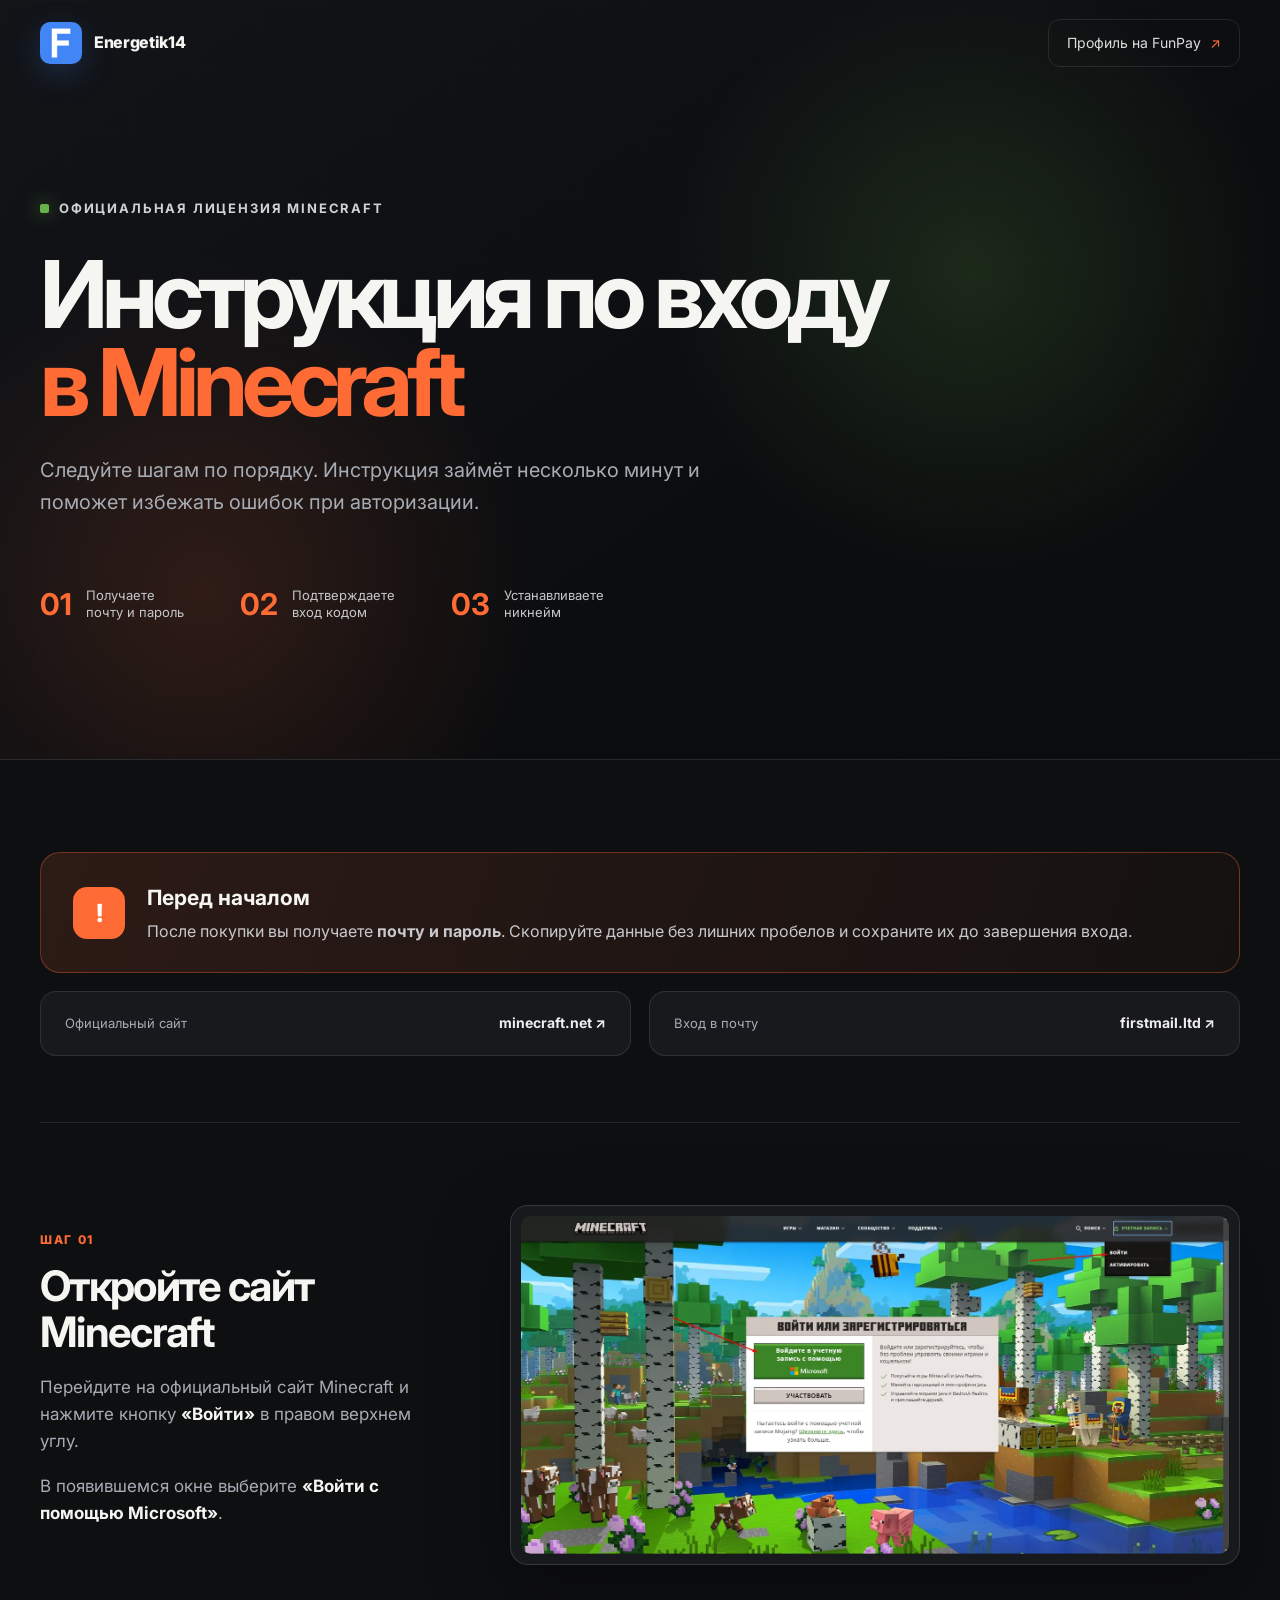
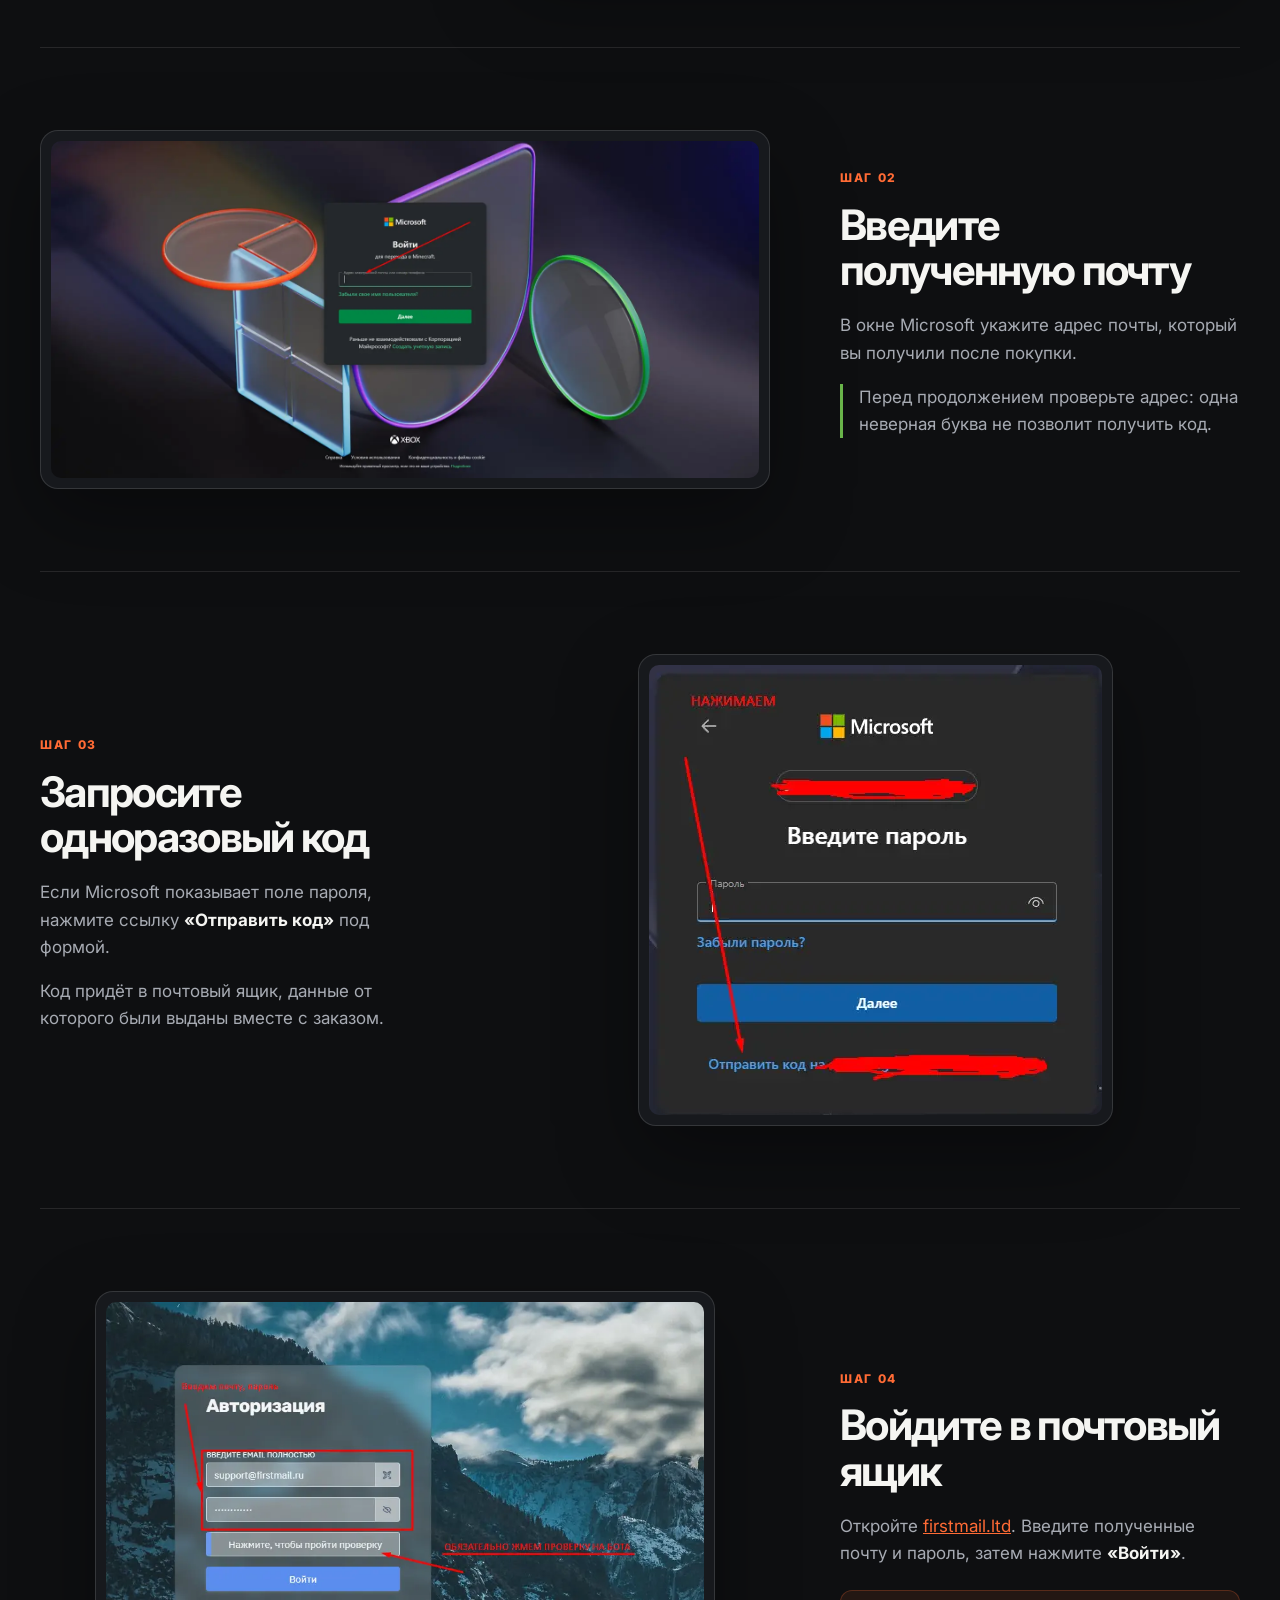
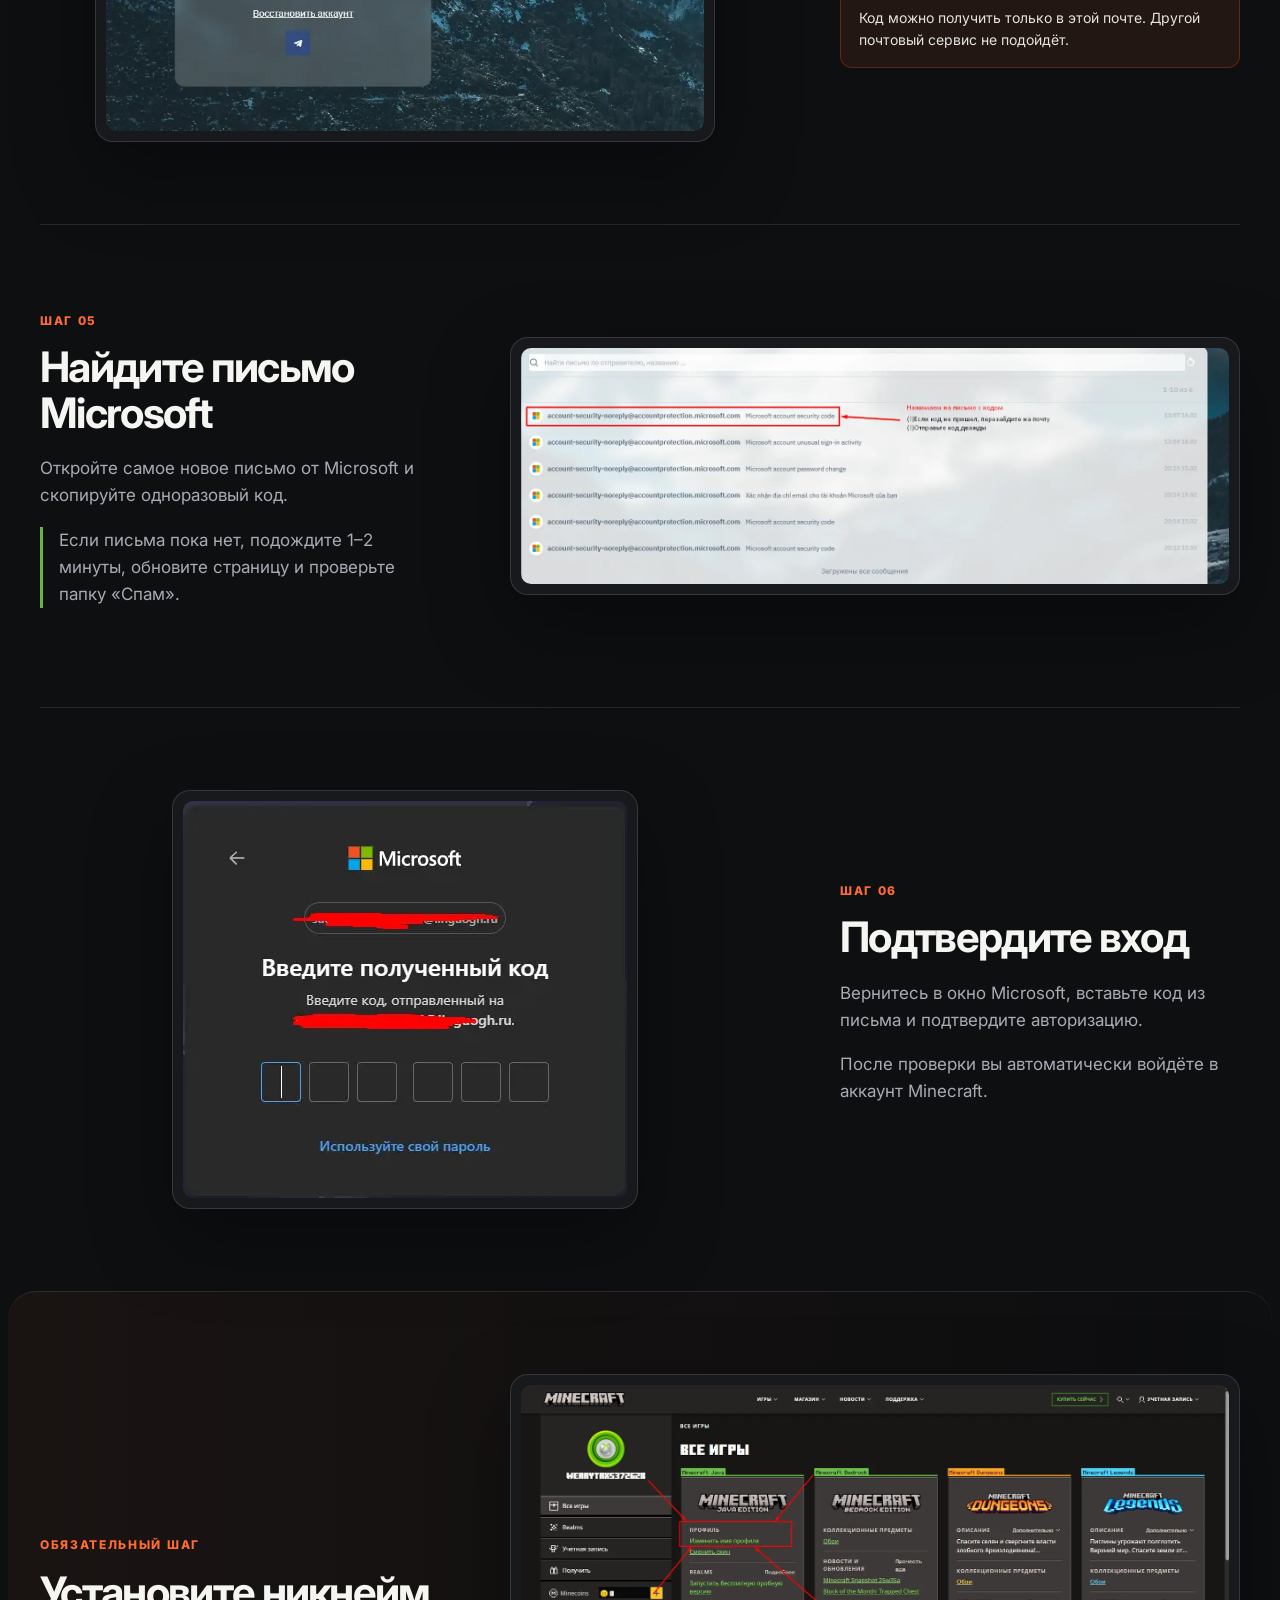
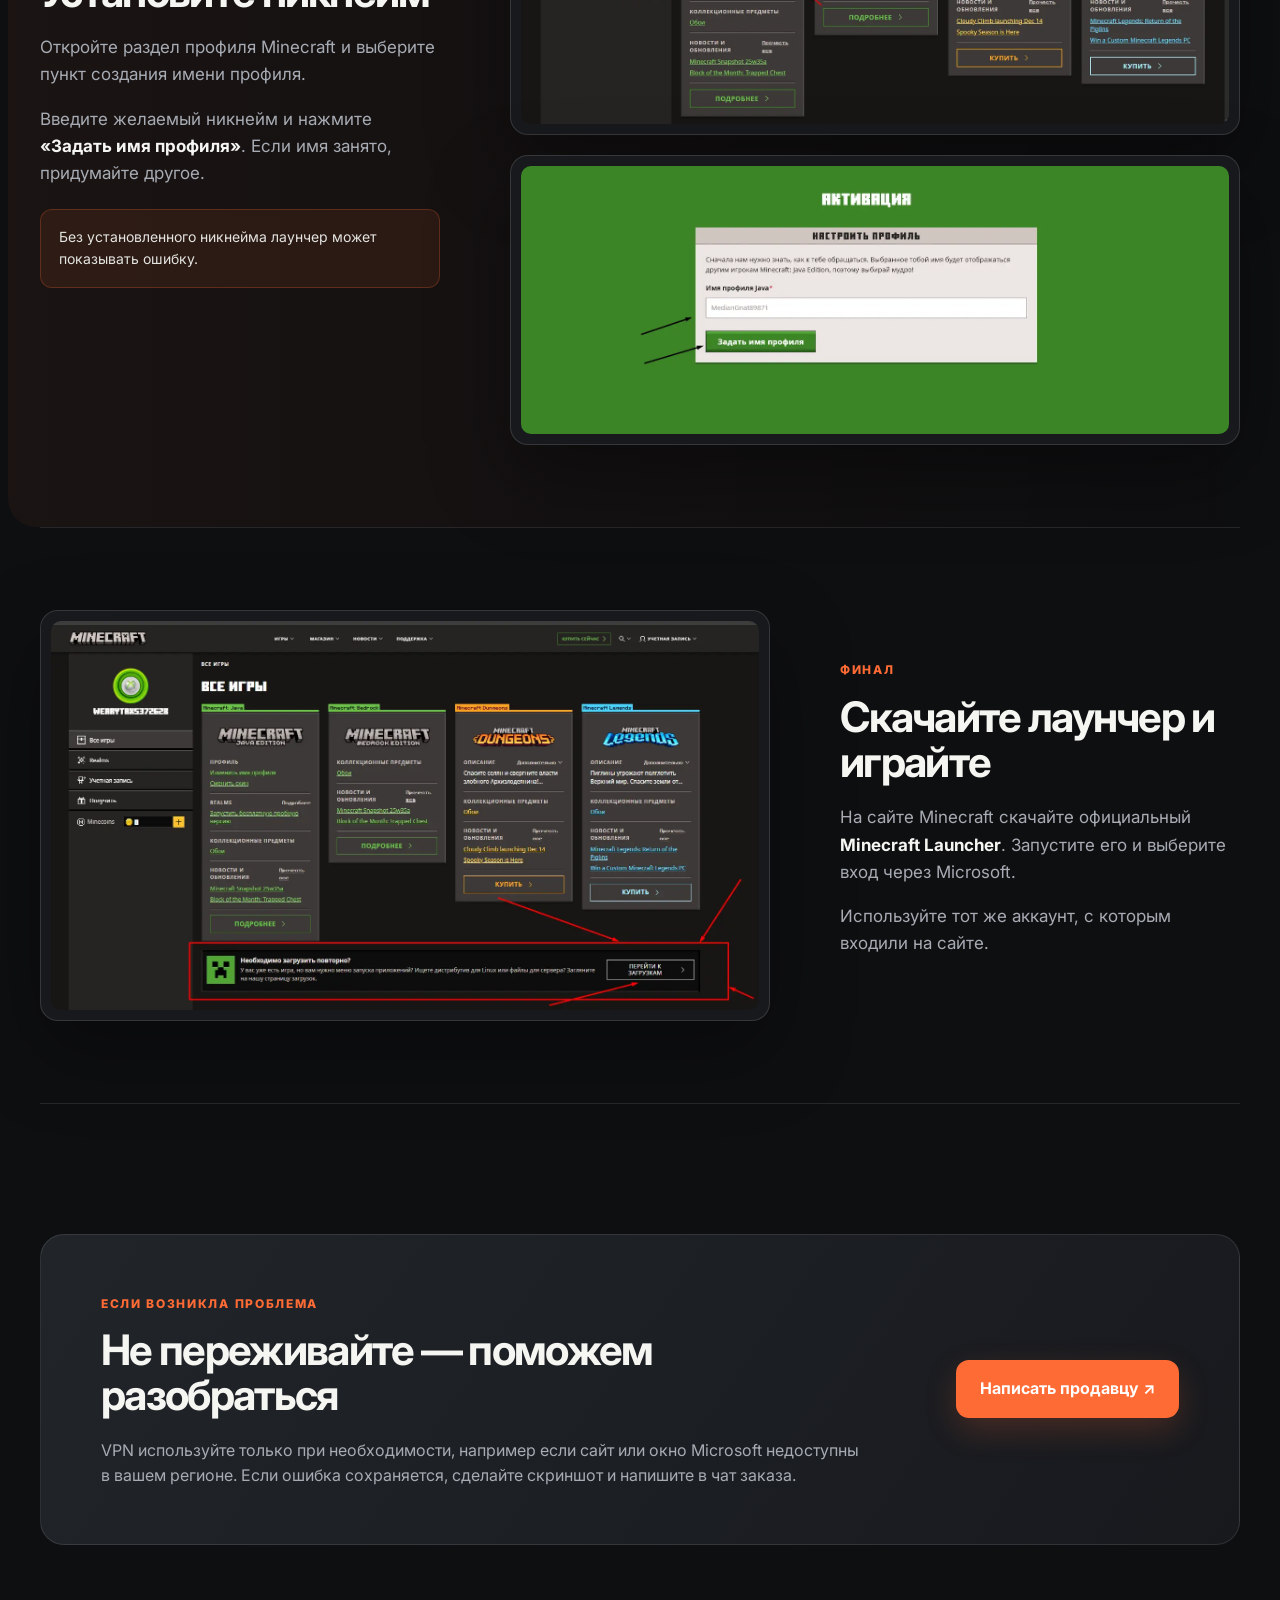
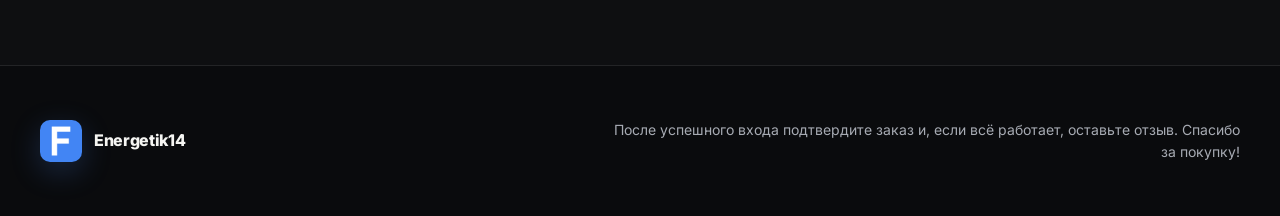
<file: index.html>
<!doctype html>
<html lang="ru">
<head>
  <meta charset="utf-8">
  <meta name="viewport" content="width=device-width, initial-scale=1">
  <link rel="icon" type="image/png" href="assets/site/funpay.png?v=2">
  <meta name="description" content="Пошаговая инструкция по входу в лицензионный аккаунт Minecraft от Energetik14.">
  <title>Инструкция по входу в Minecraft — Energetik14</title>
  <link rel="preconnect" href="https://fonts.googleapis.com">
  <link rel="preconnect" href="https://fonts.gstatic.com" crossorigin>
  <link href="https://fonts.googleapis.com/css2?family=Inter:wght@400;500;600;700;800&display=swap" rel="stylesheet">
  <link rel="stylesheet" href="styles.css">
</head>
<body>
  <header class="hero">
    <nav class="nav container">
      <a class="brand" href="#top" aria-label="В начало страницы">
        <span class="brand-mark"><img src="assets/site/funpay.png" alt="FunPay"></span>
        <span>Energetik14</span>
      </a>
      <a class="funpay-link" href="https://funpay.com/users/2395109/" target="_blank" rel="noopener">Профиль на FunPay <span>↗</span></a>
    </nav>
    <div class="hero-content container" id="top">
      <div class="eyebrow"><span></span> Официальная лицензия Minecraft</div>
      <h1>Инструкция по входу<br><em>в Minecraft</em></h1>
      <p class="hero-lead">Следуйте шагам по порядку. Инструкция займёт несколько минут и поможет избежать ошибок при авторизации.</p>
      <div class="hero-badges">
        <div><strong>01</strong><span>Получаете<br>почту и пароль</span></div>
        <div><strong>02</strong><span>Подтверждаете<br>вход кодом</span></div>
        <div><strong>03</strong><span>Устанавливаете<br>никнейм</span></div>
      </div>
    </div>
  </header>

  <main>
    <section class="intro container">
      <div class="notice notice-main">
        <div class="notice-icon">!</div>
        <div>
          <h2>Перед началом</h2>
          <p>После покупки вы получаете <strong>почту и пароль</strong>. Скопируйте данные без лишних пробелов и сохраните их до завершения входа.</p>
        </div>
      </div>
      <div class="quick-links">
        <a href="https://www.minecraft.net/ru-ru" target="_blank" rel="noopener"><span>Официальный сайт</span><strong>minecraft.net ↗</strong></a>
        <a href="https://firstmail.ltd/ru-RU/webmail/login" target="_blank" rel="noopener"><span>Вход в почту</span><strong>firstmail.ltd ↗</strong></a>
      </div>
    </section>

    <section class="steps container">
      <article class="step">
        <div class="step-copy">
          <span class="step-number">ШАГ 01</span>
          <h2>Откройте сайт Minecraft</h2>
          <p>Перейдите на официальный сайт Minecraft и нажмите кнопку <strong>«Войти»</strong> в правом верхнем углу.</p>
          <p>В появившемся окне выберите <strong>«Войти с помощью Microsoft»</strong>.</p>
        </div>
        <figure class="screen"><img src="assets/site/step-05.webp" alt="Главная страница Minecraft и кнопка входа" loading="lazy"></figure>
      </article>

      <article class="step reverse">
        <div class="step-copy">
          <span class="step-number">ШАГ 02</span>
          <h2>Введите полученную почту</h2>
          <p>В окне Microsoft укажите адрес почты, который вы получили после покупки.</p>
          <p class="hint">Перед продолжением проверьте адрес: одна неверная буква не позволит получить код.</p>
        </div>
        <figure class="screen"><img src="assets/site/step-01.webp" alt="Окно входа Microsoft с полем для почты" loading="lazy"></figure>
      </article>

      <article class="step">
        <div class="step-copy">
          <span class="step-number">ШАГ 03</span>
          <h2>Запросите одноразовый код</h2>
          <p>Если Microsoft показывает поле пароля, нажмите ссылку <strong>«Отправить код»</strong> под формой.</p>
          <p>Код придёт в почтовый ящик, данные от которого были выданы вместе с заказом.</p>
        </div>
        <figure class="screen screen-narrow"><img src="assets/site/step-08.webp" alt="Кнопка отправки кода в окне Microsoft" loading="lazy"></figure>
      </article>

      <article class="step reverse">
        <div class="step-copy">
          <span class="step-number">ШАГ 04</span>
          <h2>Войдите в почтовый ящик</h2>
          <p>Откройте <a href="https://firstmail.ltd/ru-RU/webmail/login" target="_blank" rel="noopener">firstmail.ltd</a>. Введите полученные почту и пароль, затем нажмите <strong>«Войти»</strong>.</p>
          <div class="mini-warning">Код можно получить только в этой почте. Другой почтовый сервис не подойдёт.</div>
        </div>
        <figure class="screen screen-narrow"><img src="assets/site/step-09.webp" alt="Форма входа в почтовый ящик Firstmail" loading="lazy"></figure>
      </article>

      <article class="step">
        <div class="step-copy">
          <span class="step-number">ШАГ 05</span>
          <h2>Найдите письмо Microsoft</h2>
          <p>Откройте самое новое письмо от Microsoft и скопируйте одноразовый код.</p>
          <p class="hint">Если письма пока нет, подождите 1–2 минуты, обновите страницу и проверьте папку «Спам».</p>
        </div>
        <figure class="screen"><img src="assets/site/step-02.webp" alt="Письма Microsoft с одноразовым кодом" loading="lazy"></figure>
      </article>

      <article class="step reverse">
        <div class="step-copy">
          <span class="step-number">ШАГ 06</span>
          <h2>Подтвердите вход</h2>
          <p>Вернитесь в окно Microsoft, вставьте код из письма и подтвердите авторизацию.</p>
          <p>После проверки вы автоматически войдёте в аккаунт Minecraft.</p>
        </div>
        <figure class="screen screen-narrow"><img src="assets/site/step-03.webp" alt="Окно Microsoft для ввода одноразового кода" loading="lazy"></figure>
      </article>

      <article class="step important-step">
        <div class="step-copy">
          <span class="step-number">ОБЯЗАТЕЛЬНЫЙ ШАГ</span>
          <h2>Установите никнейм</h2>
          <p>Откройте раздел профиля Minecraft и выберите пункт создания имени профиля.</p>
          <p>Введите желаемый никнейм и нажмите <strong>«Задать имя профиля»</strong>. Если имя занято, придумайте другое.</p>
          <div class="mini-warning">Без установленного никнейма лаунчер может показывать ошибку.</div>
        </div>
        <div class="screen-stack">
          <figure class="screen"><img src="assets/site/step-04.webp" alt="Раздел профиля Minecraft" loading="lazy"></figure>
          <figure class="screen"><img src="assets/site/step-06.webp" alt="Форма создания имени профиля Minecraft" loading="lazy"></figure>
        </div>
      </article>

      <article class="step reverse final-step">
        <div class="step-copy">
          <span class="step-number">ФИНАЛ</span>
          <h2>Скачайте лаунчер и играйте</h2>
          <p>На сайте Minecraft скачайте официальный <strong>Minecraft Launcher</strong>. Запустите его и выберите вход через Microsoft.</p>
          <p>Используйте тот же аккаунт, с которым входили на сайте.</p>
        </div>
        <figure class="screen"><img src="assets/site/step-07.webp" alt="Кнопка скачивания Minecraft Launcher" loading="lazy"></figure>
      </article>
    </section>

    <section class="support container">
      <div class="support-card">
        <div>
          <span class="step-number">ЕСЛИ ВОЗНИКЛА ПРОБЛЕМА</span>
          <h2>Не переживайте — поможем разобраться</h2>
          <p>VPN используйте только при необходимости, например если сайт или окно Microsoft недоступны в вашем регионе. Если ошибка сохраняется, сделайте скриншот и напишите в чат заказа.</p>
        </div>
        <a href="https://funpay.com/users/2395109/" target="_blank" rel="noopener">Написать продавцу <span>↗</span></a>
      </div>
    </section>
  </main>

  <footer>
    <div class="container footer-inner">
      <div class="brand"><span class="brand-mark"><img src="assets/site/funpay.png" alt="FunPay"></span><span>Energetik14</span></div>
      <p>После успешного входа подтвердите заказ и, если всё работает, оставьте отзыв. Спасибо за покупку!</p>
    </div>
  </footer>
</body>
</html>
</file>
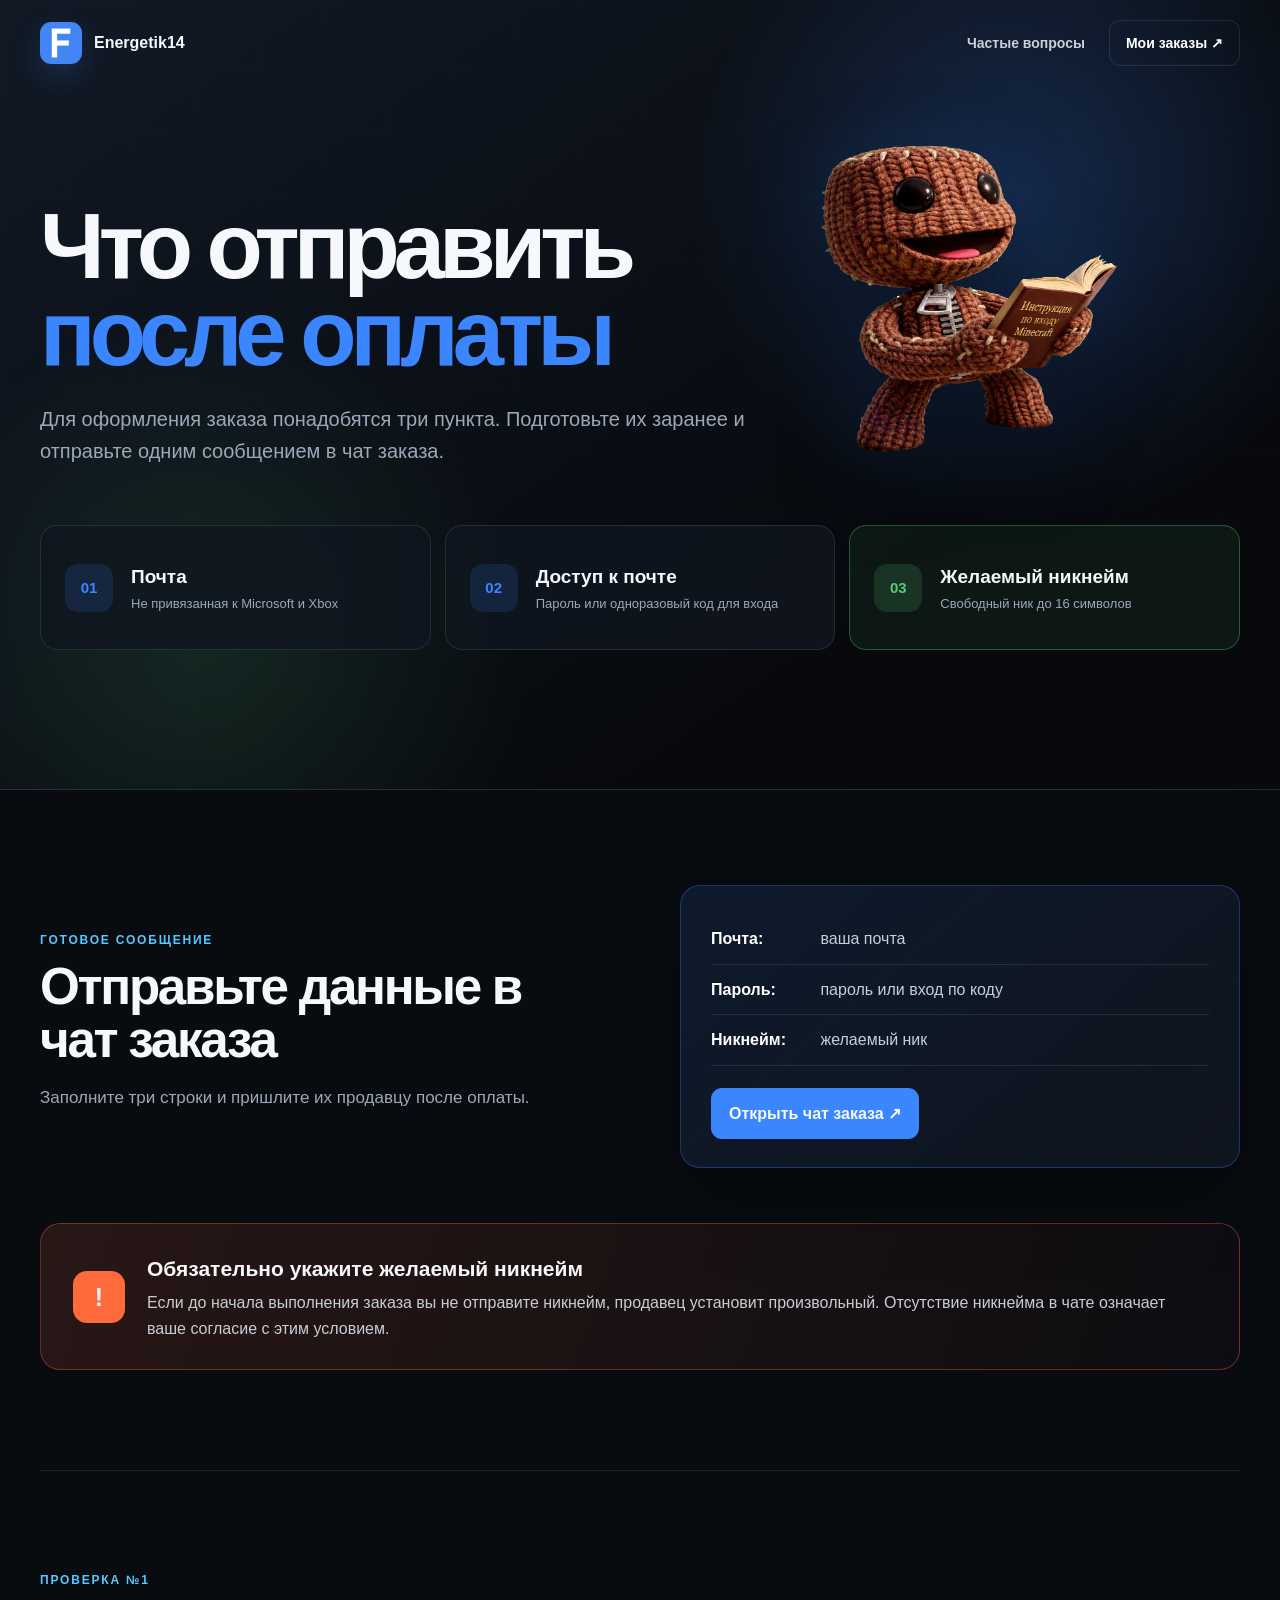
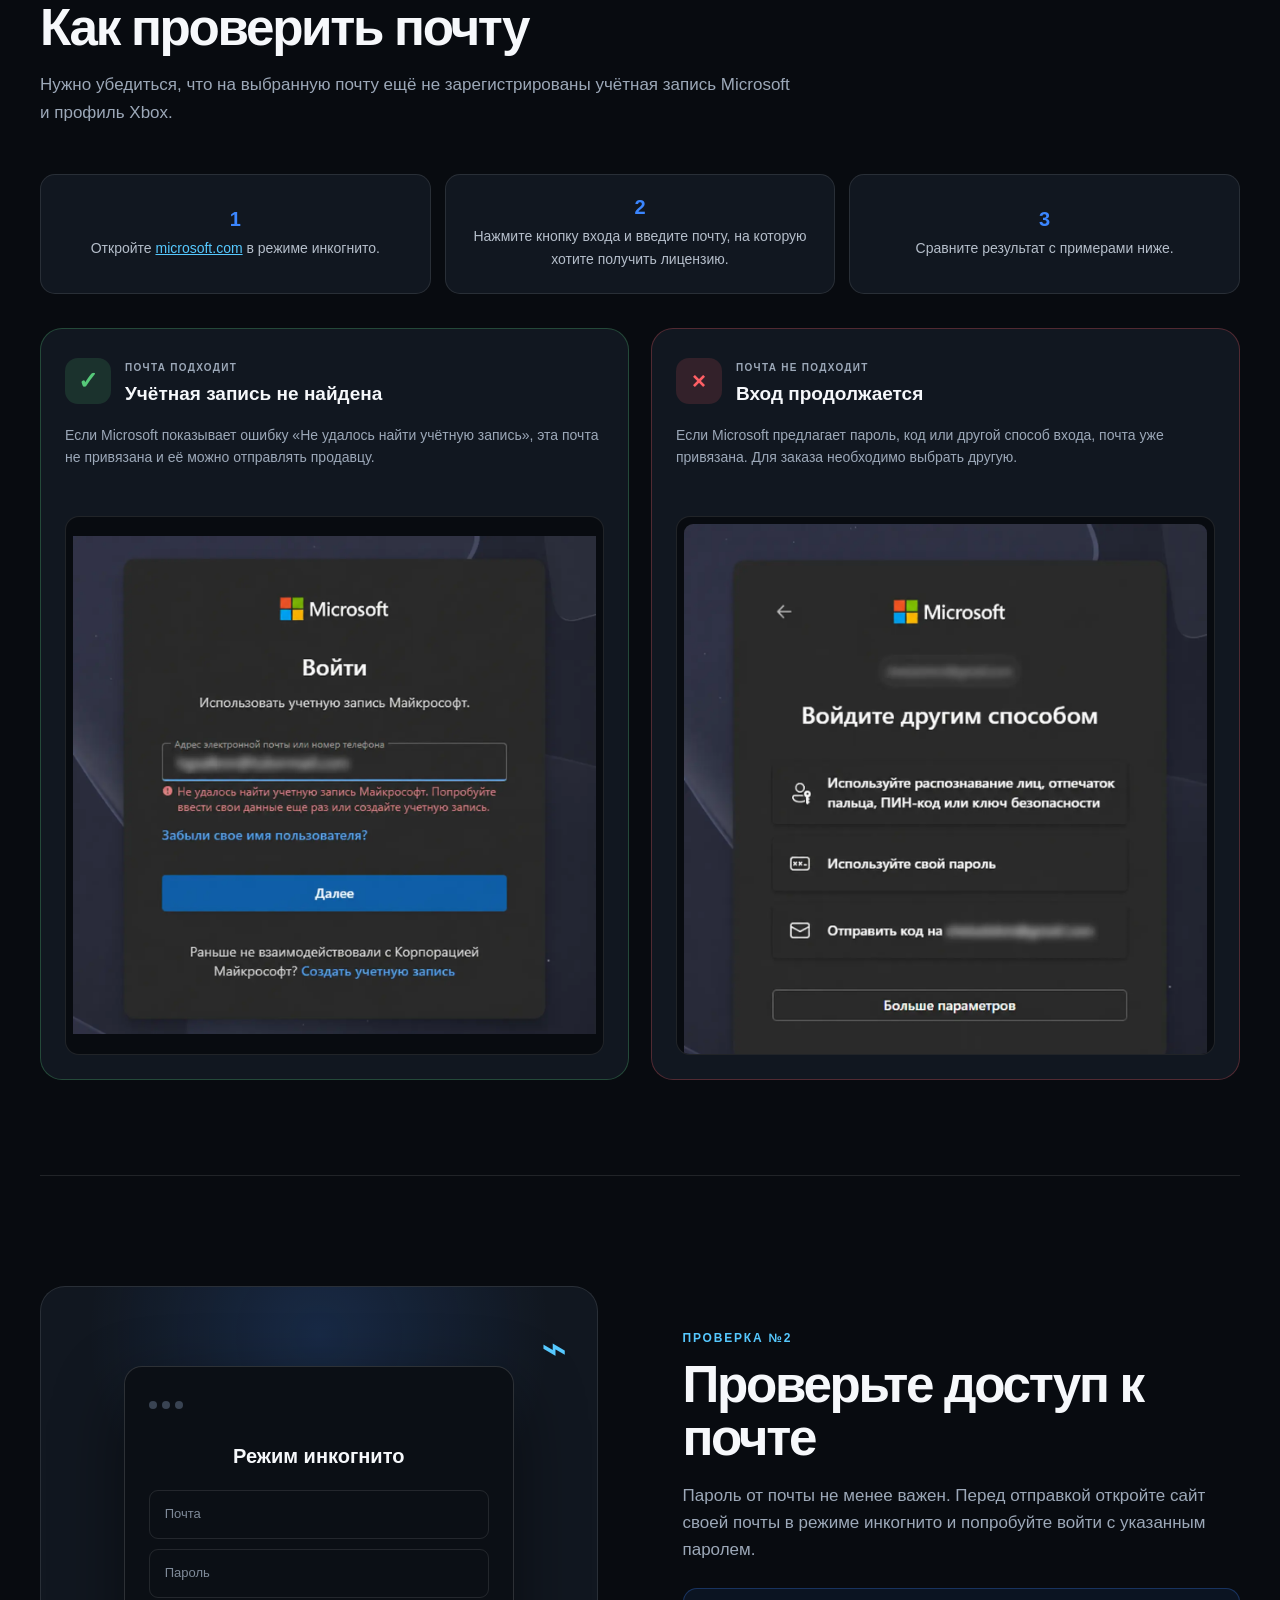
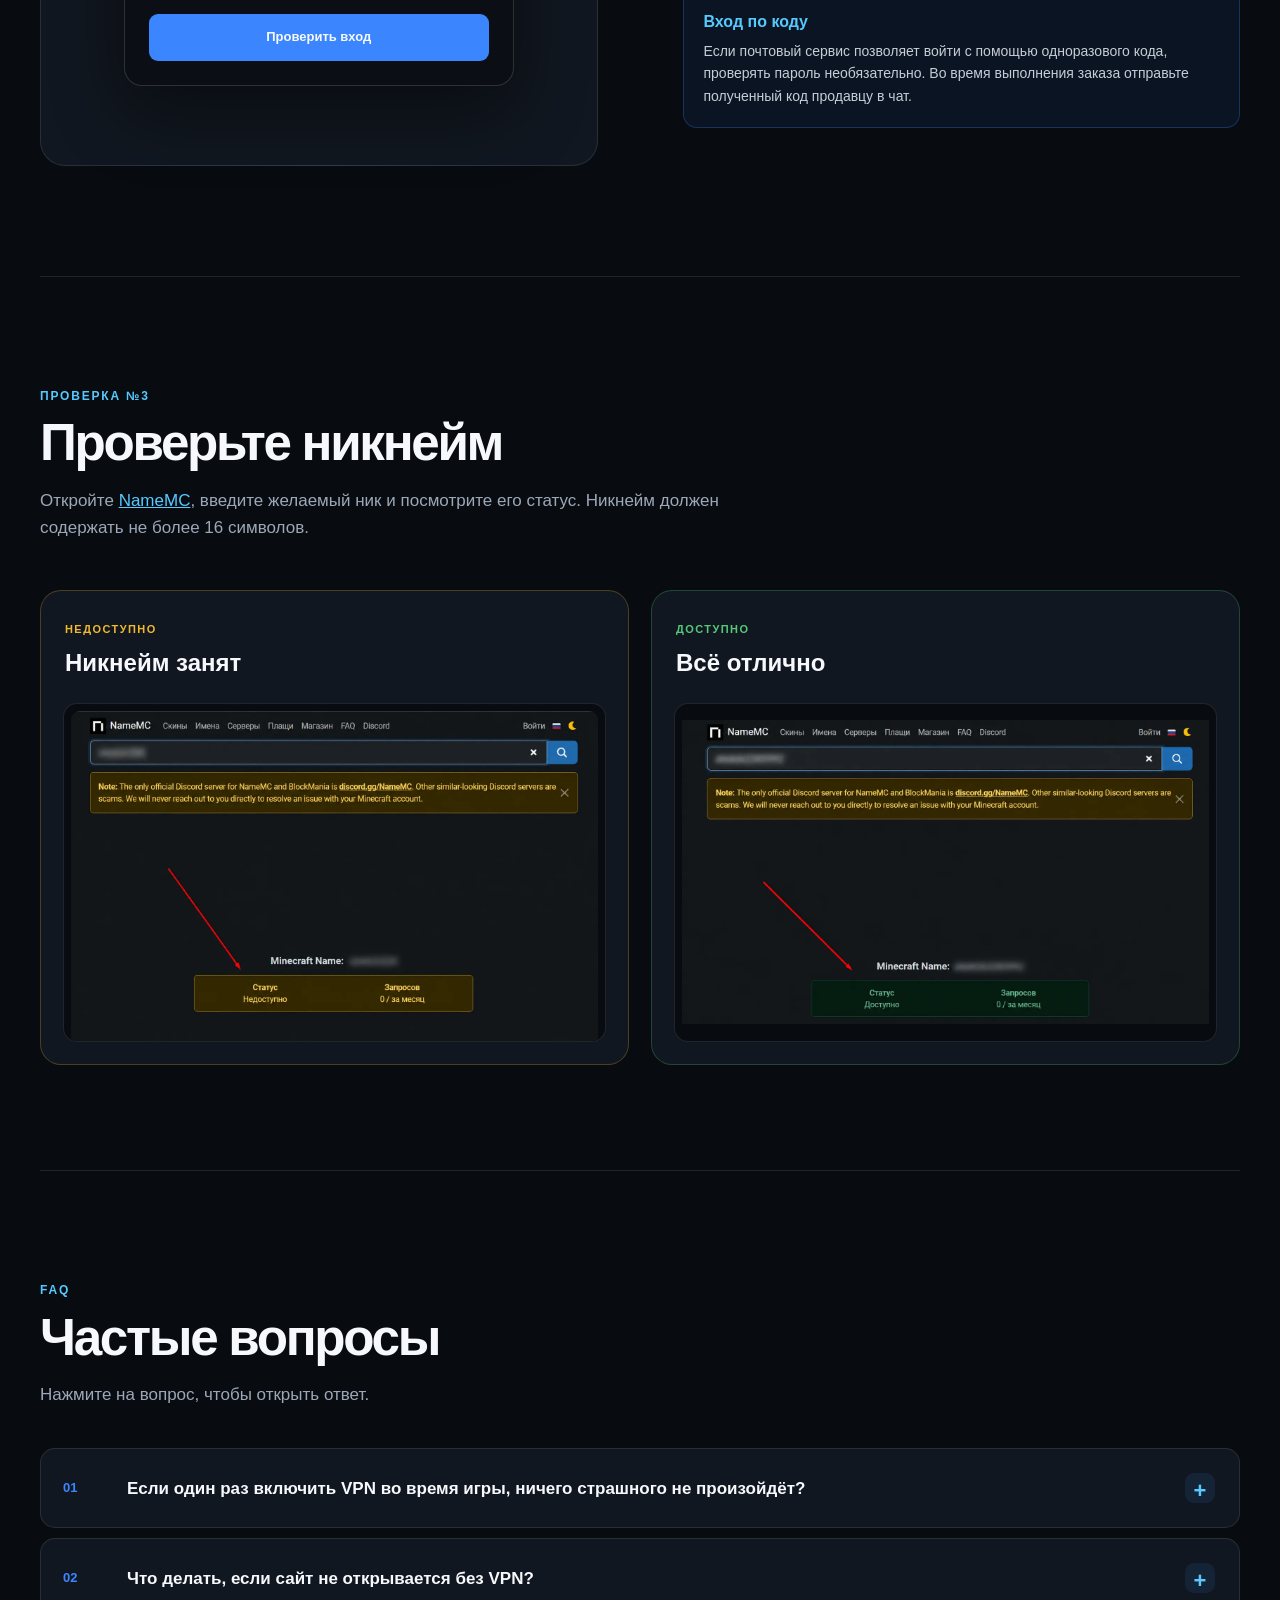
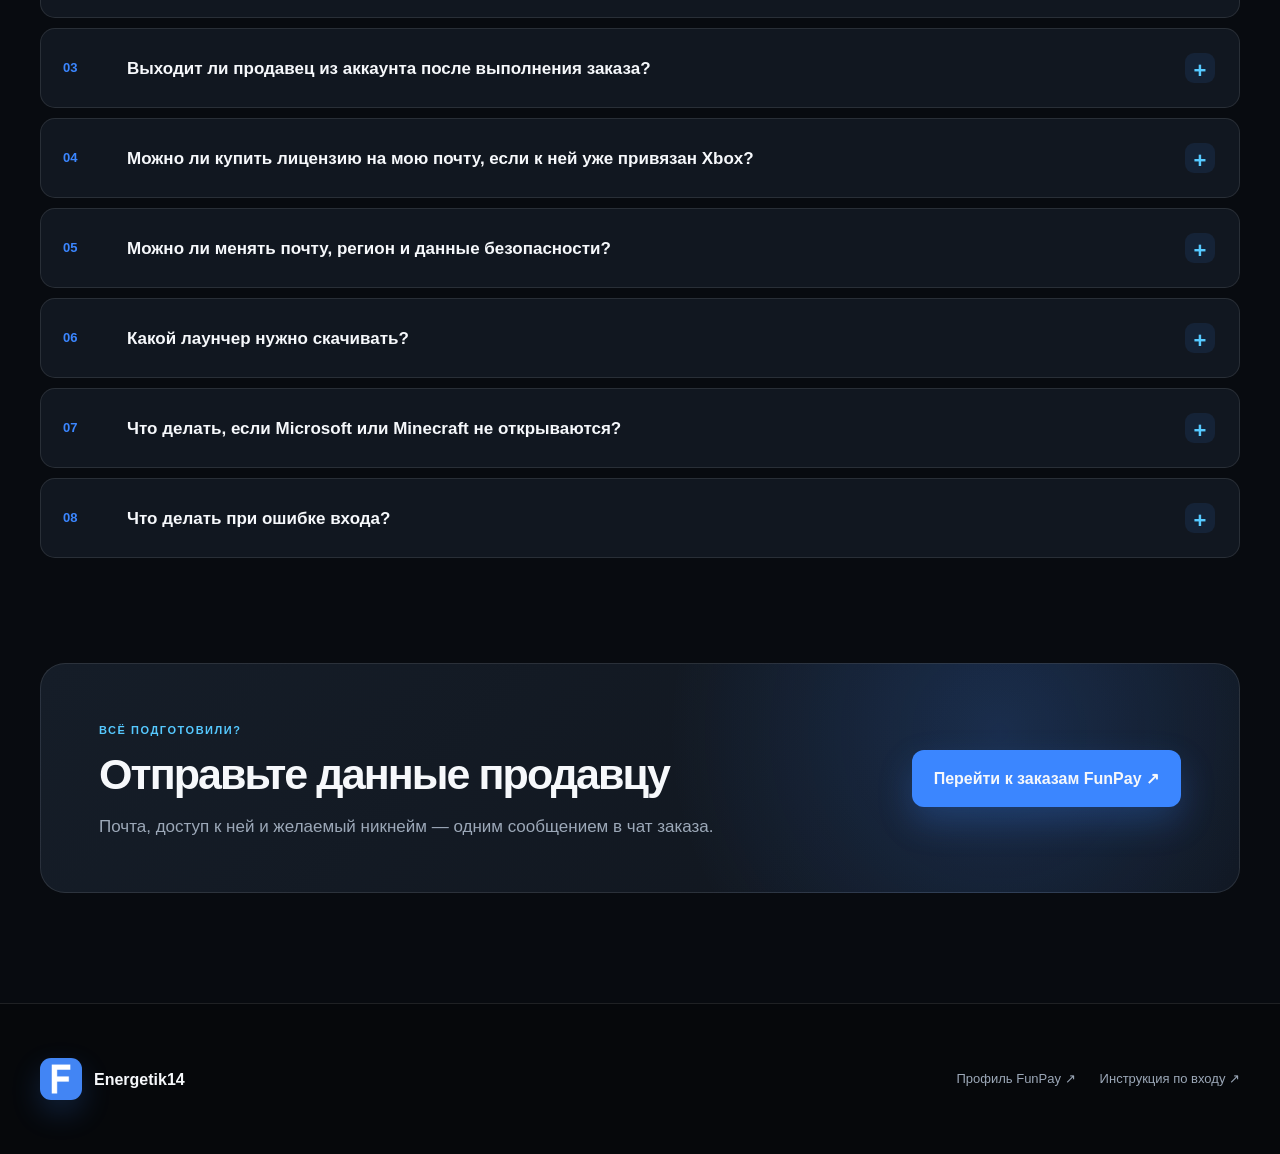
<file: faq/index.html>
<!doctype html>
<html lang="ru">
<head>
  <meta charset="utf-8">
  <meta name="viewport" content="width=device-width, initial-scale=1">
  <link rel="icon" type="image/png" href="../assets/site/funpay.png?v=2">
  <meta name="description" content="Что отправить продавцу после оплаты Minecraft и ответы на частые вопросы покупателей.">
  <title>FAQ после оплаты — Energetik14</title>
  <link rel="stylesheet" href="styles.css?v=screens-aligned">
</head>
<body>
  <header class="hero" id="top">
    <nav class="nav wrap">
      <a class="seller" href="https://funpay.com/users/2395109/" target="_blank" rel="noopener">
        <img src="../assets/site/funpay.png" alt="FunPay">
        <span>Energetik14</span>
      </a>
      <div class="nav__links">
        <a href="#questions">Частые вопросы</a>
        <a class="nav__button" href="https://funpay.com/orders/" target="_blank" rel="noopener">Мои заказы ↗</a>
      </div>
    </nav>

    <img class="hero__sackboy" src="../assets/site/sackboy.webp?v=2" alt="" aria-hidden="true" width="430" height="370">

    <div class="hero__content wrap">
      <h1>Что отправить<br><span>после оплаты</span></h1>
      <p>Для оформления заказа понадобятся три пункта. Подготовьте их заранее и отправьте одним сообщением в чат заказа.</p>

      <div class="requirements">
        <article>
          <b>01</b>
          <div><h2>Почта</h2><p>Не привязанная к Microsoft и Xbox</p></div>
        </article>
        <article>
          <b>02</b>
          <div><h2>Доступ к почте</h2><p>Пароль или одноразовый код для входа</p></div>
        </article>
        <article class="accent">
          <b>03</b>
          <div><h2>Желаемый никнейм</h2><p>Свободный ник до 16 символов</p></div>
        </article>
      </div>
    </div>
  </header>

  <main>
    <section class="send wrap">
      <div class="send__copy">
        <span class="section-label">ГОТОВОЕ СООБЩЕНИЕ</span>
        <h2>Отправьте данные в чат заказа</h2>
        <p>Заполните три строки и пришлите их продавцу после оплаты.</p>
      </div>
      <div class="message-template">
        <p><span>Почта:</span> ваша почта</p>
        <p><span>Пароль:</span> пароль или вход по коду</p>
        <p><span>Никнейм:</span> желаемый ник</p>
        <a href="https://funpay.com/orders/" target="_blank" rel="noopener">Открыть чат заказа ↗</a>
      </div>
    </section>

    <section class="important wrap">
      <div class="important__icon">!</div>
      <div>
        <h2>Обязательно укажите желаемый никнейм</h2>
        <p>Если до начала выполнения заказа вы не отправите никнейм, продавец установит произвольный. Отсутствие никнейма в чате означает ваше согласие с этим условием.</p>
      </div>
    </section>

    <section class="check-section wrap" id="email-check">
      <div class="section-head">
        <span class="section-label">ПРОВЕРКА №1</span>
        <h2>Как проверить почту</h2>
        <p>Нужно убедиться, что на выбранную почту ещё не зарегистрированы учётная запись Microsoft и профиль Xbox.</p>
      </div>

      <div class="steps-row">
        <div><b>1</b><p>Откройте <a href="https://www.microsoft.com/ru-ru" target="_blank" rel="noopener">microsoft.com</a> в режиме инкогнито.</p></div>
        <div><b>2</b><p>Нажмите кнопку входа и введите почту, на которую хотите получить лицензию.</p></div>
        <div><b>3</b><p>Сравните результат с примерами ниже.</p></div>
      </div>

      <div class="comparison">
        <article class="result good">
          <div class="result__head"><span>✓</span><div><small>ПОЧТА ПОДХОДИТ</small><h3>Учётная запись не найдена</h3></div></div>
          <p>Если Microsoft показывает ошибку «Не удалось найти учётную запись», эта почта не привязана и её можно отправлять продавцу.</p>
          <figure><img src="../assets/faq/email-free.webp" alt="Microsoft не нашёл учётную запись — почта подходит" loading="lazy"></figure>
        </article>

        <article class="result bad">
          <div class="result__head"><span>×</span><div><small>ПОЧТА НЕ ПОДХОДИТ</small><h3>Вход продолжается</h3></div></div>
          <p>Если Microsoft предлагает пароль, код или другой способ входа, почта уже привязана. Для заказа необходимо выбрать другую.</p>
          <figure><img src="../assets/faq/email-linked.webp" alt="Microsoft предлагает способы входа — почта не подходит" loading="lazy"></figure>
        </article>
      </div>
    </section>

    <section class="password wrap">
      <div class="password__visual">
        <span>⌁</span>
        <div class="browser-mini">
          <i></i><i></i><i></i>
          <strong>Режим инкогнито</strong>
          <div class="field">Почта</div>
          <div class="field">Пароль</div>
          <div class="login">Проверить вход</div>
        </div>
      </div>
      <div class="password__copy">
        <span class="section-label">ПРОВЕРКА №2</span>
        <h2>Проверьте доступ к почте</h2>
        <p>Пароль от почты не менее важен. Перед отправкой откройте сайт своей почты в режиме инкогнито и попробуйте войти с указанным паролем.</p>
        <div class="note"><strong>Вход по коду</strong><p>Если почтовый сервис позволяет войти с помощью одноразового кода, проверять пароль необязательно. Во время выполнения заказа отправьте полученный код продавцу в чат.</p></div>
      </div>
    </section>

    <section class="nick wrap">
      <div class="section-head">
        <span class="section-label">ПРОВЕРКА №3</span>
        <h2>Проверьте никнейм</h2>
        <p>Откройте <a href="https://ru.namemc.com/" target="_blank" rel="noopener">NameMC</a>, введите желаемый ник и посмотрите его статус. Никнейм должен содержать не более 16 символов.</p>
      </div>
      <div class="nick-grid">
        <article class="nick-card busy">
          <div><span>НЕДОСТУПНО</span><h3>Никнейм занят</h3></div>
          <figure><img src="../assets/faq/nick-busy.webp" alt="NameMC показывает, что никнейм недоступен" loading="lazy"></figure>
        </article>
        <article class="nick-card free">
          <div><span>ДОСТУПНО</span><h3>Всё отлично</h3></div>
          <figure><img src="../assets/faq/nick-free.webp" alt="NameMC показывает, что никнейм доступен" loading="lazy"></figure>
        </article>
      </div>
    </section>

    <section class="faq wrap" id="questions">
      <div class="section-head faq__head">
        <span class="section-label">FAQ</span>
        <h2>Частые вопросы</h2>
        <p>Нажмите на вопрос, чтобы открыть ответ.</p>
      </div>

      <div class="faq-list">
        <details>
          <summary><b>01</b><span>Если один раз включить VPN во время игры, ничего страшного не произойдёт?</span><i>+</i></summary>
          <div class="answer"><p>Использование VPN, Zapret и других средств обхода ограничений во время входа или игры нежелательно. Как указано в описании товара, смена IP-адреса или региона может вызвать проверку Microsoft, повторную авторизацию или ограничение доступа к аккаунту.</p><p>Возможные риски использования таких программ покупатель принимает на себя.</p></div>
        </details>

        <details>
          <summary><b>02</b><span>Что делать, если сайт не открывается без VPN?</span><i>+</i></summary>
          <div class="answer"><p>Сначала попробуйте другой браузер, перезагрузите роутер или подключитесь к другой сети.</p><p>Если сервис всё равно не открывается, VPN можно использовать только при крайней необходимости и на свой страх и риск. Выберите один стабильный сервер, не переключайте страны и не выполняйте много попыток авторизации подряд.</p></div>
        </details>

        <details>
          <summary><b>03</b><span>Выходит ли продавец из аккаунта после выполнения заказа?</span><i>+</i></summary>
          <div class="answer"><p>Заказ выполняется через браузер в режиме инкогнито. После завершения продавец выходит из аккаунта и закрывает окно, поэтому данные входа и локальная сессия на его устройстве не сохраняются.</p><p>После выполнения заказа продавец больше не пользуется аккаунтом. Повторный вход возможен только по просьбе покупателя, если потребуется помощь.</p></div>
        </details>

        <details>
          <summary><b>04</b><span>Можно ли купить лицензию на мою почту, если к ней уже привязан Xbox?</span><i>+</i></summary>
          <div class="answer"><p>Нет. Для выполнения заказа нужна почта, которая ранее не использовалась для регистрации учётной записи Microsoft и к которой не привязан профиль Xbox.</p><p>Если на почте уже зарегистрирован Microsoft-аккаунт или создан профиль Xbox, необходимо предоставить другую почту.</p></div>
        </details>

        <details>
          <summary><b>05</b><span>Можно ли менять почту, регион и данные безопасности?</span><i>+</i></summary>
          <div class="answer"><p>Да. После успешной проверки входа вы можете самостоятельно изменить пароль, почту, основной адрес, регион, резервную почту, номер телефона и другие данные безопасности.</p><p>Согласование изменений с продавцом не требуется.</p></div>
        </details>

        <details>
          <summary><b>06</b><span>Какой лаунчер нужно скачивать?</span><i>+</i></summary>
          <div class="answer"><p>Сначала рекомендуется скачать <a href="https://www.minecraft.net/download" target="_blank" rel="noopener">официальный Minecraft Launcher</a> для Windows. Если новая версия не устанавливается или не запускается, нажмите «Ищете другую версию? Смотреть ниже» и скачайте <strong>Windows Legacy</strong>.</p><p>После успешного входа также можно использовать сторонние лаунчеры для Java Edition:</p><div class="launcher-links"><a href="https://www.lunarclient.com/download" target="_blank" rel="noopener">Lunar Client ↗</a><a href="https://modrinth.com/app" target="_blank" rel="noopener">Modrinth App ↗</a><a href="https://prismlauncher.org/download/windows" target="_blank" rel="noopener">Prism Launcher ↗</a><a href="https://www.curseforge.com/download/app" target="_blank" rel="noopener">CurseForge ↗</a><a href="https://atlauncher.com/downloads" target="_blank" rel="noopener">ATLauncher ↗</a></div><p>Скачивайте лаунчеры только с официальных сайтов и выбирайте вход через Microsoft.</p></div>
        </details>

        <details>
          <summary><b>07</b><span>Что делать, если Microsoft или Minecraft не открываются?</span><i>+</i></summary>
          <div class="answer"><p>Перезагрузите компьютер, проверьте интернет и попробуйте другую сеть или браузер. Убедитесь, что дата и время на компьютере установлены правильно.</p><p>Если сервис недоступен без VPN, учитывайте предупреждение из описания товара: использование VPN и средств обхода ограничений происходит на ваш страх и риск.</p><p>Если ничего не помогло, отправьте продавцу скриншот проблемы.</p></div>
        </details>

        <details>
          <summary><b>08</b><span>Что делать при ошибке входа?</span><i>+</i></summary>
          <div class="answer"><p>Проверьте правильность почты и пароля, раскладку клавиатуры, Caps Lock и отсутствие лишних пробелов. Убедитесь, что в Microsoft Store и Minecraft Launcher выбран один и тот же аккаунт.</p><p>Не пытайтесь многократно вводить пароль или самостоятельно восстанавливать аккаунт. Отправьте продавцу полный скриншот ошибки — по нему будет проще определить причину.</p></div>
        </details>
      </div>
    </section>

    <section class="cta wrap">
      <div><span>ВСЁ ПОДГОТОВИЛИ?</span><h2>Отправьте данные продавцу</h2><p>Почта, доступ к ней и желаемый никнейм — одним сообщением в чат заказа.</p></div>
      <a href="https://funpay.com/orders/" target="_blank" rel="noopener">Перейти к заказам FunPay ↗</a>
    </section>
  </main>

  <footer>
    <div class="footer__inner wrap">
      <a class="seller" href="#top"><img src="../assets/site/funpay.png" alt="FunPay"><span>Energetik14</span></a>
      <div><a href="https://funpay.com/users/2395109/" target="_blank" rel="noopener">Профиль FunPay ↗</a><a href="../install/">Инструкция по входу ↗</a></div>
    </div>
  </footer>
</body>
</html>
</file>
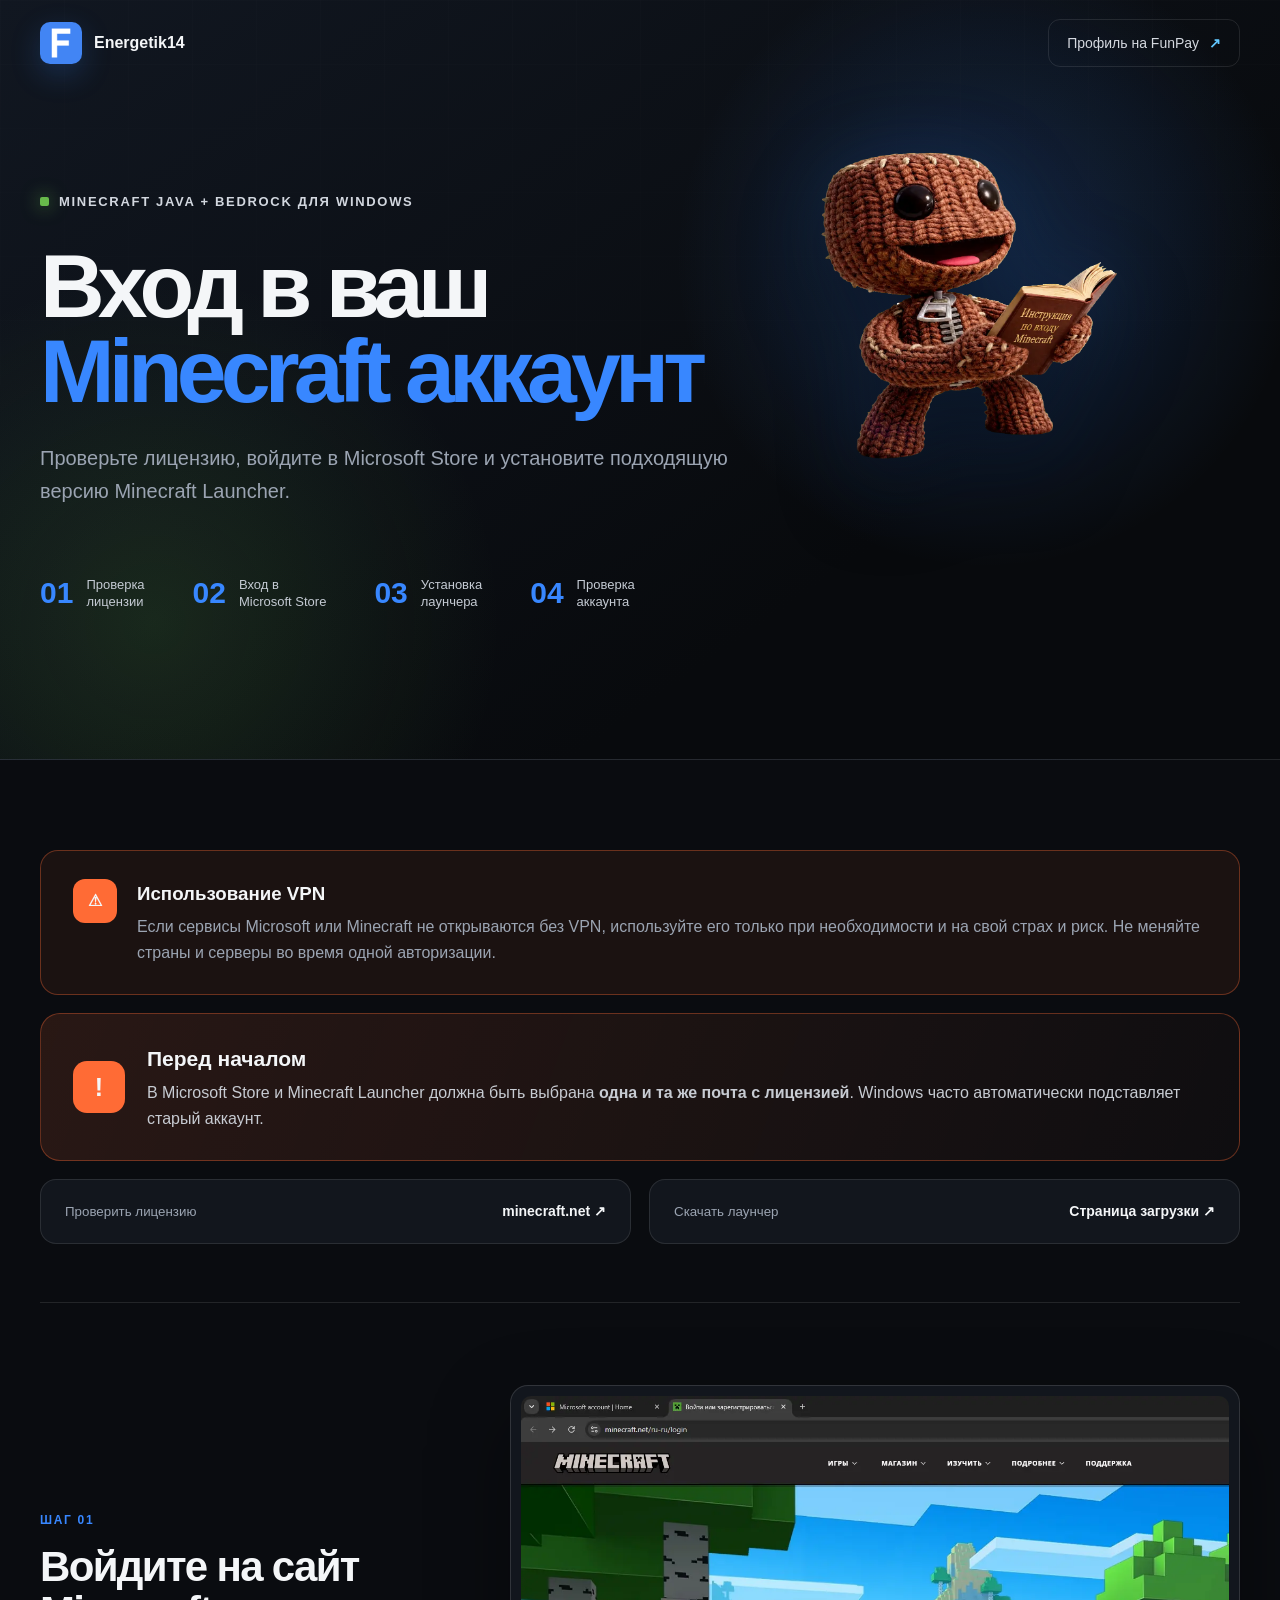
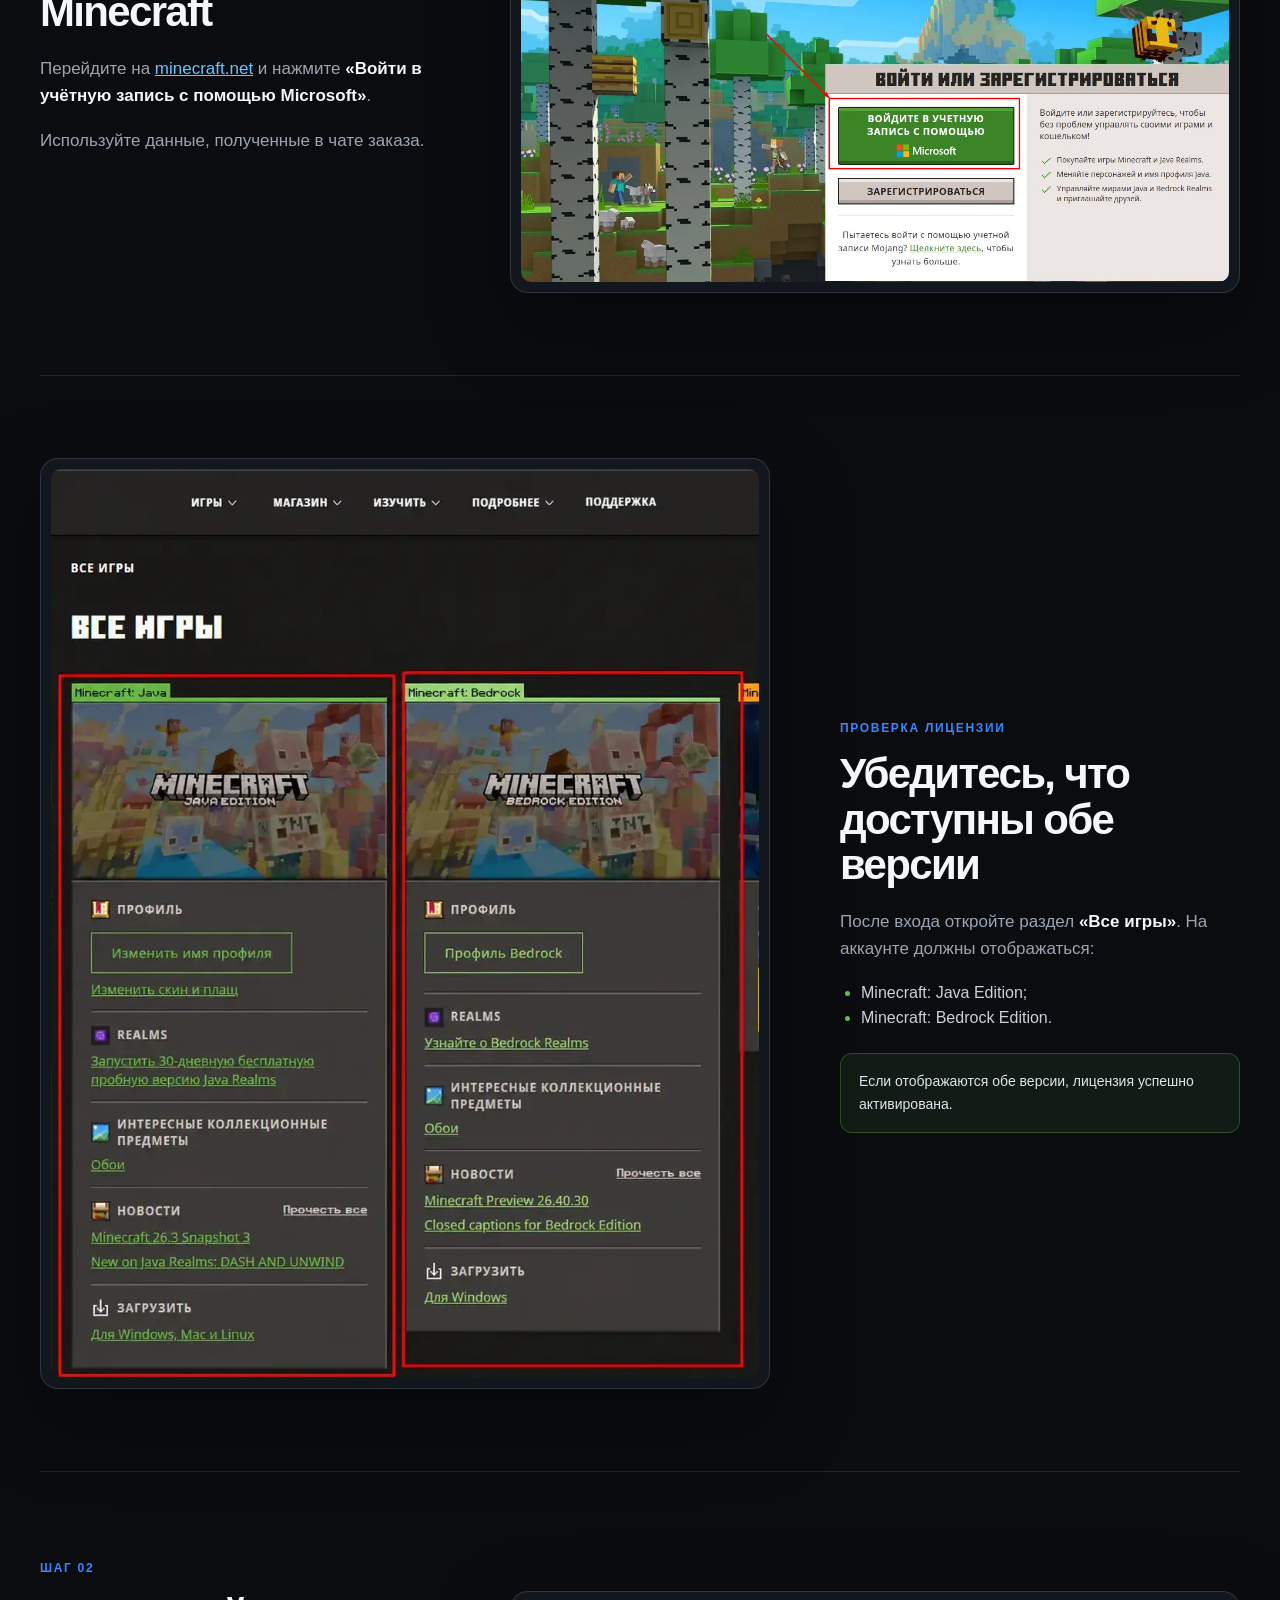
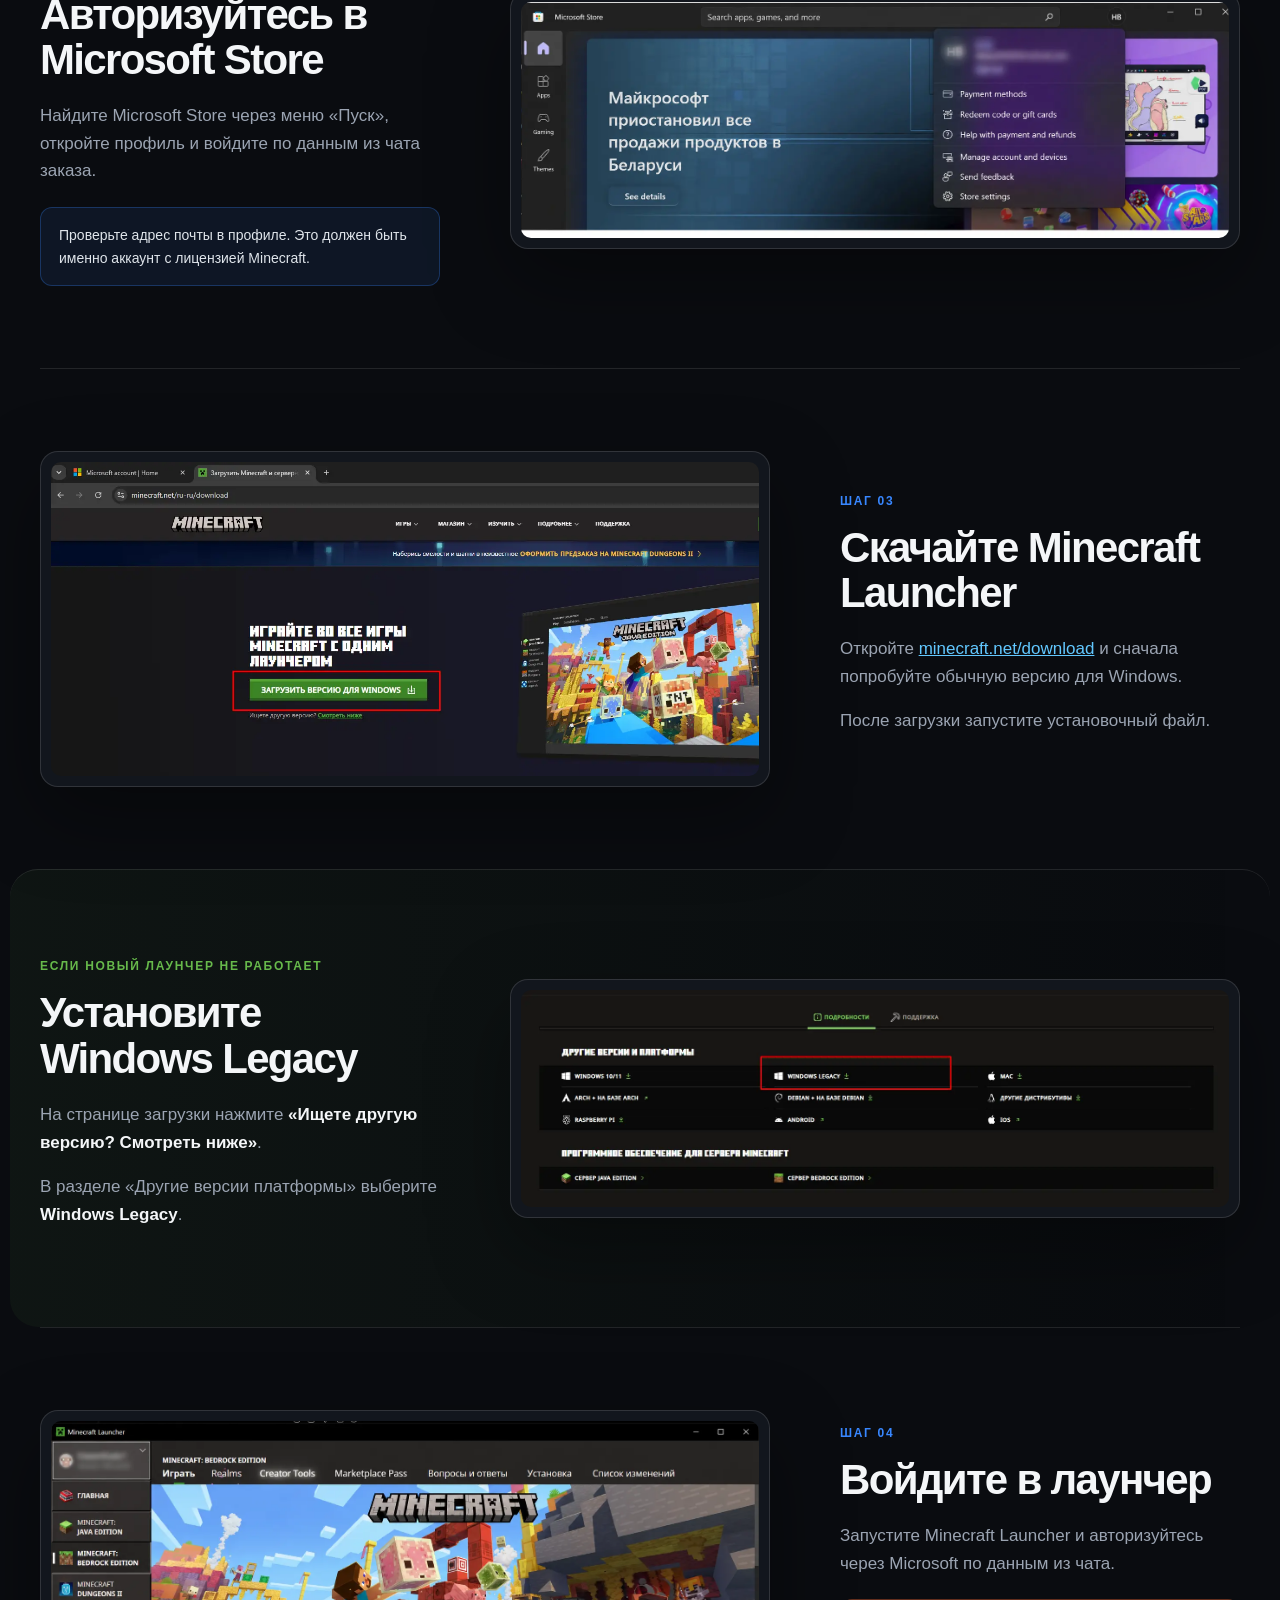
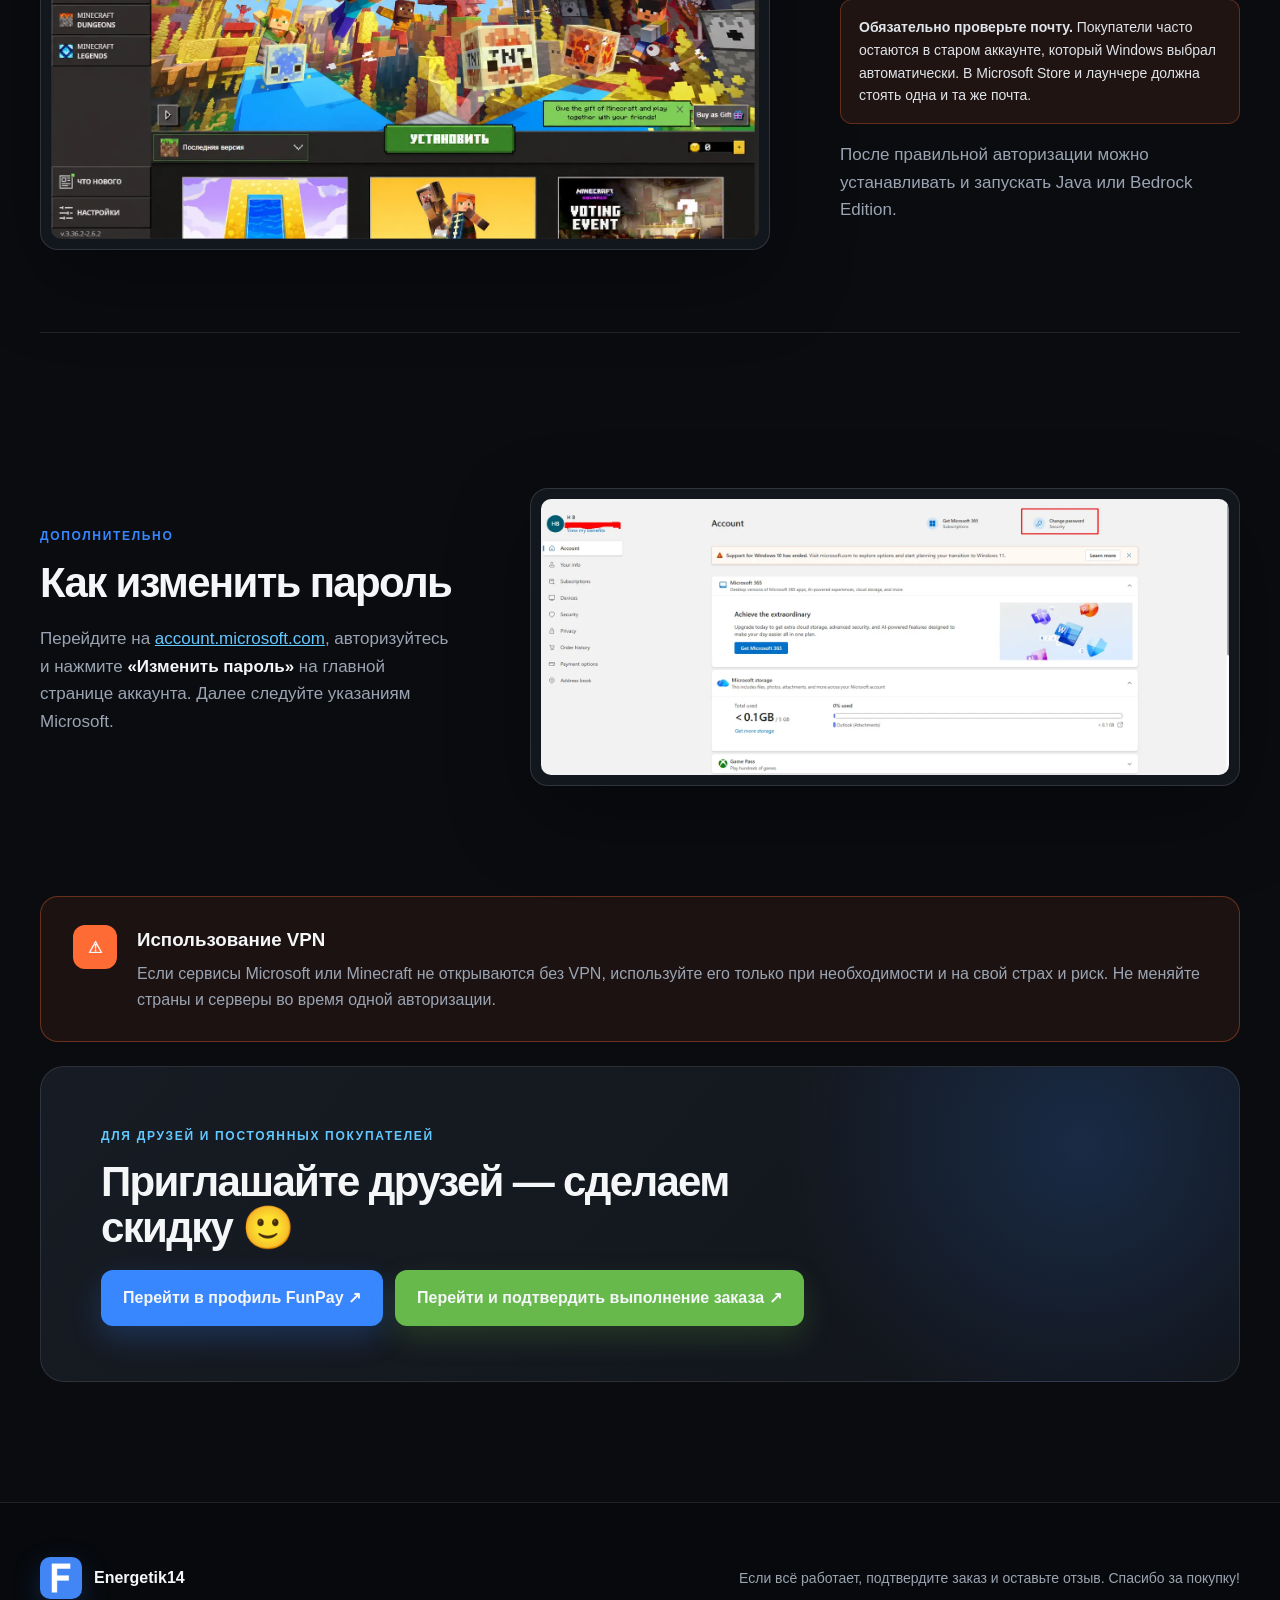
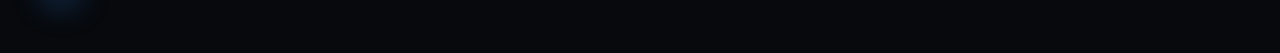
<file: install/index.html>
<!doctype html>
<html lang="ru">
<head>
  <meta charset="utf-8">
  <meta name="viewport" content="width=device-width, initial-scale=1">
  <link rel="icon" type="image/png" href="../assets/site/funpay.png?v=2">
  <meta name="description" content="Пошаговая инструкция по проверке лицензии, установке Minecraft Launcher и входу в аккаунт.">
  <title>Установка Minecraft — Energetik14</title>
  <link rel="stylesheet" href="styles.css?v=sackboy4">
</head>
<body>
  <header class="hero" id="top">
    <nav class="nav wrap">
      <a class="seller" href="https://funpay.com/users/2395109/" target="_blank" rel="noopener">
        <img src="../assets/site/funpay.png" alt="FunPay">
        <span>Energetik14</span>
      </a>
      <a class="profile-link" href="https://funpay.com/users/2395109/" target="_blank" rel="noopener">Профиль на FunPay <b>↗</b></a>
    </nav>

    <img class="hero__sackboy" src="../assets/site/sackboy.webp?v=2" alt="" aria-hidden="true" width="430" height="370">

    <div class="hero__content wrap">
      <div class="tag"><i></i> Minecraft Java + Bedrock для Windows</div>
      <h1>Вход в ваш<br><span>Minecraft аккаунт</span></h1>
      <p>Проверьте лицензию, войдите в Microsoft Store и установите подходящую версию Minecraft Launcher.</p>
      <div class="summary">
        <div><strong>01</strong><span>Проверка<br>лицензии</span></div>
        <div><strong>02</strong><span>Вход в<br>Microsoft Store</span></div>
        <div><strong>03</strong><span>Установка<br>лаунчера</span></div>
        <div><strong>04</strong><span>Проверка<br>аккаунта</span></div>
      </div>
    </div>
  </header>

  <main>
    <section class="start wrap">
      <div class="vpn start__vpn">
        <span>⚠</span>
        <div><h3>Использование VPN</h3><p>Если сервисы Microsoft или Minecraft не открываются без VPN, используйте его только при необходимости и на свой страх и риск. Не меняйте страны и серверы во время одной авторизации.</p></div>
      </div>
      <div class="warning">
        <div class="warning__icon">!</div>
        <div>
          <h2>Перед началом</h2>
          <p>В Microsoft Store и Minecraft Launcher должна быть выбрана <strong>одна и та же почта с лицензией</strong>. Windows часто автоматически подставляет старый аккаунт.</p>
        </div>
      </div>
      <div class="links">
        <a href="https://www.minecraft.net/ru-ru/login" target="_blank" rel="noopener"><small>Проверить лицензию</small><strong>minecraft.net ↗</strong></a>
        <a href="https://www.minecraft.net/ru-ru/download" target="_blank" rel="noopener"><small>Скачать лаунчер</small><strong>Страница загрузки ↗</strong></a>
      </div>
    </section>

    <section class="guide wrap">
      <article class="step">
        <div class="copy">
          <span class="number">ШАГ 01</span>
          <h2>Войдите на сайт Minecraft</h2>
          <p>Перейдите на <a href="https://www.minecraft.net/ru-ru/login" target="_blank" rel="noopener">minecraft.net</a> и нажмите <strong>«Войти в учётную запись с помощью Microsoft»</strong>.</p>
          <p>Используйте данные, полученные в чате заказа.</p>
        </div>
        <figure class="shot"><img src="../assets/install/214.webp" alt="Вход на сайт Minecraft через Microsoft" loading="lazy"></figure>
      </article>

      <article class="step reverse">
        <div class="copy">
          <span class="number">ПРОВЕРКА ЛИЦЕНЗИИ</span>
          <h2>Убедитесь, что доступны обе версии</h2>
          <p>После входа откройте раздел <strong>«Все игры»</strong>. На аккаунте должны отображаться:</p>
          <ul><li>Minecraft: Java Edition;</li><li>Minecraft: Bedrock Edition.</li></ul>
          <div class="tip success">Если отображаются обе версии, лицензия успешно активирована.</div>
        </div>
        <figure class="shot"><img src="../assets/install/215.webp" alt="Лицензии Minecraft Java и Bedrock на аккаунте" loading="lazy"></figure>
      </article>

      <article class="step">
        <div class="copy">
          <span class="number">ШАГ 02</span>
          <h2>Авторизуйтесь в Microsoft Store</h2>
          <p>Найдите Microsoft Store через меню «Пуск», откройте профиль и войдите по данным из чата заказа.</p>
          <div class="tip">Проверьте адрес почты в профиле. Это должен быть именно аккаунт с лицензией Minecraft.</div>
        </div>
        <figure class="shot"><img src="../assets/install/213.webp?v=wide2" alt="Проверка аккаунта в Microsoft Store" loading="lazy"></figure>
      </article>

      <article class="step reverse">
        <div class="copy">
          <span class="number">ШАГ 03</span>
          <h2>Скачайте Minecraft Launcher</h2>
          <p>Откройте <a href="https://www.minecraft.net/ru-ru/download" target="_blank" rel="noopener">minecraft.net/download</a> и сначала попробуйте обычную версию для Windows.</p>
          <p>После загрузки запустите установочный файл.</p>
        </div>
        <figure class="shot"><img src="../assets/install/216.webp" alt="Кнопка загрузки Minecraft Launcher для Windows" loading="lazy"></figure>
      </article>

      <article class="step legacy">
        <div class="copy">
          <span class="number">ЕСЛИ НОВЫЙ ЛАУНЧЕР НЕ РАБОТАЕТ</span>
          <h2>Установите Windows Legacy</h2>
          <p>На странице загрузки нажмите <strong>«Ищете другую версию? Смотреть ниже»</strong>.</p>
          <p>В разделе «Другие версии платформы» выберите <strong>Windows Legacy</strong>.</p>
        </div>
        <figure class="shot"><img src="../assets/install/217.webp" alt="Загрузка версии Minecraft Launcher Windows Legacy" loading="lazy"></figure>
      </article>

      <article class="step reverse final">
        <div class="copy">
          <span class="number">ШАГ 04</span>
          <h2>Войдите в лаунчер</h2>
          <p>Запустите Minecraft Launcher и авторизуйтесь через Microsoft по данным из чата.</p>
          <div class="tip danger"><strong>Обязательно проверьте почту.</strong> Покупатели часто остаются в старом аккаунте, который Windows выбрал автоматически. В Microsoft Store и лаунчере должна стоять одна и та же почта.</div>
          <p>После правильной авторизации можно устанавливать и запускать Java или Bedrock Edition.</p>
        </div>
        <figure class="shot"><img src="../assets/install/218.webp?v=wide2" alt="Авторизованный Minecraft Launcher" loading="lazy"></figure>
      </article>
    </section>

    <section class="password wrap">
      <div class="password__copy">
        <span class="number">ДОПОЛНИТЕЛЬНО</span>
        <h2>Как изменить пароль</h2>
        <p>Перейдите на <a href="https://account.microsoft.com" target="_blank" rel="noopener">account.microsoft.com</a>, авторизуйтесь и нажмите <strong>«Изменить пароль»</strong> на главной странице аккаунта. Далее следуйте указаниям Microsoft.</p>
      </div>
      <figure class="shot"><img src="../assets/install/219.webp" alt="Кнопка изменения пароля Microsoft" loading="lazy"></figure>
    </section>

    <section class="bottom wrap">
      <div class="vpn">
        <span>⚠</span>
        <div><h3>Использование VPN</h3><p>Если сервисы Microsoft или Minecraft не открываются без VPN, используйте его только при необходимости и на свой страх и риск. Не меняйте страны и серверы во время одной авторизации.</p></div>
      </div>
      <div class="recommend">
        <span>ДЛЯ ДРУЗЕЙ И ПОСТОЯННЫХ ПОКУПАТЕЛЕЙ</span>
        <h2>Приглашайте друзей — сделаем скидку 🙂</h2>
        <div class="recommend__actions">
          <a href="https://funpay.com/users/2395109/" target="_blank" rel="noopener">Перейти в профиль FunPay ↗</a>
          <a class="order-link" href="https://funpay.com/orders/" target="_blank" rel="noopener">Перейти и подтвердить выполнение заказа ↗</a>
        </div>
      </div>
    </section>
  </main>

  <footer>
    <div class="wrap footer__inner">
      <a class="seller" href="#top"><img src="../assets/site/funpay.png" alt="FunPay"><span>Energetik14</span></a>
      <p>Если всё работает, подтвердите заказ и оставьте отзыв. Спасибо за покупку!</p>
    </div>
  </footer>
</body>
</html>
</file>
<file: styles.css>
:root {
  --bg: #0e0f11;
  --panel: #17191d;
  --panel-2: #1e2126;
  --text: #f5f5f2;
  --muted: #a7abb3;
  --orange: #ff6b35;
  --green: #69b44a;
  --line: rgba(255,255,255,.10);
}

* { box-sizing: border-box; }
html { scroll-behavior: smooth; }
body {
  margin: 0;
  background: var(--bg);
  color: var(--text);
  font-family: Inter, Arial, sans-serif;
  line-height: 1.6;
  -webkit-font-smoothing: antialiased;
}
a { color: inherit; }
.container { width: min(1280px, calc(100% - 80px)); margin: 0 auto; }

.hero {
  min-height: 760px;
  position: relative;
  overflow: hidden;
  background:
    radial-gradient(circle at 76% 36%, rgba(105,180,74,.17), transparent 28%),
    radial-gradient(circle at 16% 78%, rgba(255,107,53,.14), transparent 27%),
    linear-gradient(145deg, #121418 0%, #0b0c0e 68%);
  border-bottom: 1px solid var(--line);
}
.hero::after {
  content: "";
  position: absolute;
  inset: 0;
  opacity: .12;
  background-image: linear-gradient(rgba(255,255,255,.07) 1px, transparent 1px), linear-gradient(90deg, rgba(255,255,255,.07) 1px, transparent 1px);
  background-size: 64px 64px;
  mask-image: linear-gradient(to bottom, black, transparent 82%);
}
.nav { height: 86px; display: flex; align-items: center; justify-content: space-between; position: relative; z-index: 2; }
.brand { display: inline-flex; align-items: center; gap: 12px; font-weight: 800; letter-spacing: -.02em; text-decoration: none; }
.brand-mark { display: grid; place-items: center; width: 42px; height: 42px; border-radius: 10px; overflow: hidden; box-shadow: 0 9px 30px rgba(78,139,255,.22); }
.brand-mark img { display: block; width: 100%; height: 100%; image-rendering: auto; }
.funpay-link { padding: 12px 18px; border: 1px solid var(--line); border-radius: 12px; text-decoration: none; color: #ddd; font-size: 14px; transition: .2s; }
.funpay-link:hover { border-color: var(--orange); color: white; }
.funpay-link span { color: var(--orange); margin-left: 5px; }

.hero-content { position: relative; z-index: 1; padding-top: 112px; }
.eyebrow { color: #cfd1d4; font-size: 13px; font-weight: 700; letter-spacing: .14em; text-transform: uppercase; display: flex; align-items: center; gap: 10px; }
.eyebrow span { width: 9px; height: 9px; background: var(--green); border-radius: 2px; box-shadow: 0 0 18px rgba(105,180,74,.75); }
h1 { margin: 32px 0 28px; font-size: clamp(64px, 7.3vw, 112px); line-height: .94; letter-spacing: -.065em; }
h1 em { color: var(--orange); font-style: normal; }
.hero-lead { max-width: 710px; color: var(--muted); font-size: 20px; }
.hero-badges { display: flex; gap: 56px; margin-top: 62px; }
.hero-badges div { display: flex; align-items: center; gap: 14px; }
.hero-badges strong { font-size: 30px; color: var(--orange); }
.hero-badges span { font-size: 13px; color: #c5c7ca; line-height: 1.35; }

.intro { padding: 92px 0 66px; }
.notice { display: flex; align-items: center; gap: 22px; border: 1px solid rgba(255,107,53,.35); background: linear-gradient(110deg, rgba(255,107,53,.13), rgba(255,107,53,.03)); border-radius: 20px; padding: 28px 32px; }
.notice-icon { flex: 0 0 52px; height: 52px; display: grid; place-items: center; color: white; background: var(--orange); border-radius: 14px; font-size: 25px; font-weight: 800; }
.notice h2 { font-size: 21px; margin: 0 0 4px; }
.notice p { margin: 0; color: #c8c9cc; }
.quick-links { display: grid; grid-template-columns: 1fr 1fr; gap: 18px; margin-top: 18px; }
.quick-links a { display: flex; justify-content: space-between; align-items: center; background: var(--panel); border: 1px solid var(--line); border-radius: 16px; padding: 20px 24px; text-decoration: none; transition: .2s; }
.quick-links a:hover { border-color: rgba(255,107,53,.6); transform: translateY(-2px); }
.quick-links span { color: var(--muted); font-size: 13px; }
.quick-links strong { font-size: 14px; color: #eee; }

.steps { padding: 0 0 70px; }
.step { display: grid; grid-template-columns: 400px minmax(0, 1fr); align-items: center; gap: 70px; padding: 82px 0; border-top: 1px solid var(--line); }
.step.reverse { grid-template-columns: minmax(0, 1fr) 400px; }
.step.reverse .step-copy { order: 2; }
.step.reverse .screen { order: 1; }
.step-copy { position: sticky; top: 40px; }
.step-number { color: var(--orange); font-size: 12px; font-weight: 800; letter-spacing: .14em; }
.step h2, .support h2 { margin: 12px 0 20px; font-size: 42px; line-height: 1.08; letter-spacing: -.04em; }
.step p { color: var(--muted); font-size: 17px; }
.step p strong { color: var(--text); }
.step a { color: var(--orange); }
.hint { border-left: 3px solid var(--green); padding-left: 16px; }
.mini-warning { margin-top: 22px; padding: 16px 18px; background: rgba(255,107,53,.09); border: 1px solid rgba(255,107,53,.24); border-radius: 12px; color: #e4e4e1; font-size: 14px; }
.screen { margin: 0; overflow: hidden; background: var(--panel); border: 1px solid rgba(255,255,255,.13); border-radius: 18px; padding: 10px; box-shadow: 0 30px 80px rgba(0,0,0,.34); }
.screen img { display: block; width: 100%; height: auto; border-radius: 10px; }
.screen-narrow { max-width: 620px; justify-self: center; }
.screen-stack { display: grid; gap: 20px; }
.important-step { grid-template-columns: 400px minmax(0, 1fr); background: linear-gradient(90deg, rgba(255,107,53,.05), transparent); margin-inline: -32px; padding-inline: 32px; border-radius: 28px; }
.final-step { border-bottom: 1px solid var(--line); }

.support { padding: 60px 0 120px; }
.support-card { display: flex; align-items: center; justify-content: space-between; gap: 60px; padding: 55px 60px; border-radius: 24px; background: linear-gradient(125deg, #21252a, #17191d); border: 1px solid var(--line); }
.support-card > div { max-width: 760px; }
.support-card p { color: var(--muted); margin-bottom: 0; }
.support-card a { flex: 0 0 auto; text-decoration: none; background: var(--orange); color: white; font-weight: 700; padding: 16px 24px; border-radius: 13px; box-shadow: 0 12px 32px rgba(255,107,53,.2); }

footer { border-top: 1px solid var(--line); background: #0a0b0d; }
.footer-inner { min-height: 150px; display: flex; align-items: center; justify-content: space-between; gap: 50px; }
.footer-inner p { max-width: 640px; color: var(--muted); text-align: right; font-size: 14px; }

@media (max-width: 980px) {
  .container { width: min(100% - 36px, 760px); }
  .hero { min-height: 700px; }
  h1 { font-size: clamp(52px, 13vw, 86px); }
  .hero-badges { gap: 24px; flex-wrap: wrap; }
  .step, .step.reverse, .important-step { grid-template-columns: 1fr; gap: 34px; }
  .step.reverse .step-copy, .step.reverse .screen { order: initial; }
  .step-copy { position: static; }
  .step h2, .support h2 { font-size: 34px; }
  .support-card { align-items: flex-start; flex-direction: column; padding: 40px; }
}

@media (max-width: 640px) {
  .container { width: min(100% - 28px, 560px); }
  .hero { min-height: 650px; }
  .nav { height: 74px; }
  .funpay-link { padding: 9px 12px; font-size: 12px; }
  .hero-content { padding-top: 80px; }
  h1 { font-size: 51px; }
  .hero-lead { font-size: 17px; }
  .hero-badges { margin-top: 40px; }
  .quick-links { grid-template-columns: 1fr; }
  .step { padding: 60px 0; }
  .screen { padding: 6px; border-radius: 12px; }
  .support-card { padding: 30px 24px; }
  .footer-inner { padding: 35px 0; flex-direction: column; align-items: flex-start; }
  .footer-inner p { text-align: left; }
}
</file>
<file: faq/styles.css>
:root {
  --bg:#080b10;
  --panel:#111720;
  --panel2:#161e29;
  --text:#f6f8fb;
  --muted:#9ca8b8;
  --blue:#3b86ff;
  --cyan:#56c9ff;
  --green:#56c979;
  --orange:#ff6a3d;
  --yellow:#f0b92e;
  --red:#ff5f65;
  --line:rgba(255,255,255,.1);
}

*{box-sizing:border-box}
html{scroll-behavior:smooth}
body{margin:0;background:var(--bg);color:var(--text);font-family:Inter,Arial,sans-serif;line-height:1.6;-webkit-font-smoothing:antialiased}
a{color:inherit}
.wrap{width:min(1320px,calc(100% - 80px));margin:0 auto}

.hero{min-height:790px;position:relative;overflow:hidden;border-bottom:1px solid var(--line);background:radial-gradient(circle at 80% 25%,rgba(59,134,255,.23),transparent 28%),radial-gradient(circle at 16% 82%,rgba(86,201,121,.13),transparent 26%),linear-gradient(145deg,#111925,#07090d 72%)}
.hero::before{content:"";position:absolute;inset:0;opacity:.11;background-image:linear-gradient(rgba(255,255,255,.1) 1px,transparent 1px),linear-gradient(90deg,rgba(255,255,255,.1) 1px,transparent 1px);background-size:64px 64px;mask-image:linear-gradient(to bottom,black,transparent 92%)}
.hero__sackboy{position:absolute;z-index:3;top:105px;right:clamp(80px,10vw,220px);width:min(36vw,500px);height:auto;pointer-events:none;user-select:none;filter:drop-shadow(0 32px 42px rgba(0,0,0,.48)) drop-shadow(0 0 34px rgba(59,134,255,.14))}
.nav{height:86px;display:flex;align-items:center;justify-content:space-between;position:relative;z-index:2}
.seller{display:flex;align-items:center;gap:12px;text-decoration:none;font-weight:900}
.seller img{width:42px;height:42px;border-radius:11px;box-shadow:0 12px 30px rgba(59,134,255,.2)}
.nav__links{display:flex;align-items:center;gap:24px}
.nav__links a{text-decoration:none;color:#c9d0da;font-size:14px;font-weight:700}
.nav__links .nav__button{padding:11px 16px;border:1px solid var(--line);border-radius:11px;color:#fff}
.hero__content{position:relative;z-index:2;padding-top:88px}
.eyebrow{display:flex;align-items:center;gap:10px;color:#d0d6df;font-size:12px;font-weight:900;letter-spacing:.14em;text-transform:uppercase}
.eyebrow i{width:9px;height:9px;border-radius:50%;background:var(--green);box-shadow:0 0 18px rgba(86,201,121,.8)}
h1{margin:30px 0 26px;font-size:clamp(64px,7.2vw,110px);line-height:.94;letter-spacing:-.065em}
h1 span{color:var(--blue)}
.hero__content>p{max-width:730px;margin:0;color:var(--muted);font-size:20px}
.requirements{display:grid;grid-template-columns:repeat(3,1fr);gap:14px;margin-top:58px}
.requirements article{min-height:125px;display:flex;align-items:center;gap:18px;padding:24px;border:1px solid var(--line);border-radius:17px;background:rgba(17,23,32,.82);backdrop-filter:blur(12px)}
.requirements article.accent{border-color:rgba(86,201,121,.36);background:rgba(86,201,121,.08)}
.requirements b{display:grid;place-items:center;flex:0 0 48px;height:48px;border-radius:13px;background:rgba(59,134,255,.14);color:var(--blue);font-size:15px}
.requirements .accent b{background:rgba(86,201,121,.16);color:var(--green)}
.requirements h2{margin:0 0 3px;font-size:19px}
.requirements p{margin:0;color:var(--muted);font-size:13px;line-height:1.45}

.send{display:grid;grid-template-columns:1fr 1fr;gap:80px;align-items:center;padding:95px 0 55px}
.section-label{color:var(--cyan);font-size:12px;font-weight:900;letter-spacing:.15em}
.send h2,.section-head h2,.password h2,.cta h2{margin:10px 0 16px;font-size:clamp(38px,4vw,58px);line-height:1.03;letter-spacing:-.045em}
.send__copy p,.section-head>p,.password__copy>p,.cta p{color:var(--muted);font-size:17px}
.message-template{padding:28px 30px;border:1px solid rgba(59,134,255,.3);border-radius:20px;background:linear-gradient(140deg,rgba(59,134,255,.12),rgba(17,23,32,.8));box-shadow:0 30px 80px rgba(0,0,0,.25)}
.message-template p{margin:0;padding:12px 0;border-bottom:1px solid var(--line);color:#c6ced9}
.message-template p span{display:inline-block;min-width:105px;color:#fff;font-weight:900}
.message-template a{display:inline-block;margin-top:22px;padding:13px 18px;border-radius:11px;background:var(--blue);text-decoration:none;font-weight:900}
.important{display:flex;gap:22px;align-items:center;margin-bottom:100px;padding:28px 32px;border:1px solid rgba(255,106,61,.35);border-radius:20px;background:linear-gradient(110deg,rgba(255,106,61,.13),rgba(255,106,61,.025))}
.important__icon{display:grid;place-items:center;flex:0 0 52px;height:52px;border-radius:14px;background:var(--orange);font-size:25px;font-weight:900}
.important h2{margin:0 0 4px;font-size:21px}.important p{margin:0;color:#c8cdd5}

.check-section{padding:95px 0;border-top:1px solid var(--line)}
.section-head{max-width:850px;margin-bottom:48px}.section-head>p{max-width:760px}
.steps-row{display:grid;grid-template-columns:repeat(3,1fr);gap:14px;margin-bottom:34px}
.steps-row div{min-height:120px;display:flex;flex-direction:column;justify-content:center;align-items:center;gap:8px;padding:20px;border:1px solid var(--line);border-radius:15px;background:var(--panel);text-align:center}
.steps-row b{color:var(--blue);font-size:20px;line-height:1}.steps-row p{margin:0;color:#b5beca;font-size:14px}.steps-row a{color:var(--cyan)}
.comparison{display:grid;grid-template-columns:1fr 1fr;gap:22px}
.result{padding:24px;border:1px solid var(--line);border-radius:22px;background:var(--panel)}
.result.good{border-color:rgba(86,201,121,.28)}.result.bad{border-color:rgba(255,95,101,.27)}
.result__head{display:flex;gap:14px;align-items:center}.result__head>span{display:grid;place-items:center;width:46px;height:46px;border-radius:13px;font-size:24px;font-weight:900}
.good .result__head>span{background:rgba(86,201,121,.15);color:var(--green)}.bad .result__head>span{background:rgba(255,95,101,.14);color:var(--red)}
.result small{color:var(--muted);font-size:10px;font-weight:900;letter-spacing:.13em}.result h3{margin:1px 0 0;font-size:19px}
.result>p{min-height:78px;color:var(--muted);font-size:14px}
figure{margin:0}.result figure,.nick-card figure{display:grid;place-items:center;padding:7px;border:1px solid var(--line);border-radius:14px;background:#080b10;overflow:hidden}.result figure{aspect-ratio:1/1}.nick-card figure{aspect-ratio:8/5}.result img,.nick-card img{display:block;width:100%;height:100%;object-fit:contain;border-radius:9px}

.password{display:grid;grid-template-columns:1fr 1fr;gap:85px;align-items:center;padding:110px 0;border-top:1px solid var(--line)}
.password__visual{position:relative;min-height:480px;display:grid;place-items:center;border:1px solid var(--line);border-radius:25px;background:radial-gradient(circle at 50% 10%,rgba(59,134,255,.17),transparent 45%),var(--panel)}
.password__visual>span{position:absolute;top:26px;right:30px;color:var(--cyan);font-size:44px}
.browser-mini{width:min(390px,82%);padding:24px;border:1px solid rgba(255,255,255,.14);border-radius:18px;background:#0b0f15;box-shadow:0 25px 70px rgba(0,0,0,.45)}
.browser-mini i{display:inline-block;width:8px;height:8px;margin-right:5px;border-radius:50%;background:#394352}.browser-mini strong{display:block;margin:24px 0 18px;text-align:center;font-size:20px}
.browser-mini .field{margin:10px 0;padding:13px 15px;border:1px solid var(--line);border-radius:9px;color:#7f8a99;font-size:13px}.browser-mini .login{margin-top:16px;padding:13px;border-radius:9px;background:var(--blue);text-align:center;font-weight:900;font-size:13px}
.note{margin-top:25px;padding:20px;border:1px solid rgba(59,134,255,.28);border-radius:14px;background:rgba(59,134,255,.08)}.note strong{color:var(--cyan)}.note p{margin:5px 0 0;color:#c6cdd7;font-size:14px}

.nick{padding:105px 0;border-top:1px solid var(--line)}
.section-head a{color:var(--cyan)}
.nick-grid{display:grid;grid-template-columns:1fr 1fr;gap:22px}
.nick-card{padding:22px;border:1px solid var(--line);border-radius:21px;background:var(--panel)}
.nick-card>div{padding:2px 2px 20px}.nick-card span{font-size:11px;font-weight:900;letter-spacing:.13em}.nick-card h3{margin:4px 0 0;font-size:24px}.busy span{color:var(--yellow)}.free span{color:var(--green)}.busy{border-color:rgba(240,185,46,.25)}.free{border-color:rgba(86,201,121,.26)}

.faq{padding:105px 0;border-top:1px solid var(--line)}
.faq__head{margin-bottom:40px}.faq-list{display:grid;gap:10px}
details{border:1px solid var(--line);border-radius:15px;background:var(--panel);overflow:hidden}
summary{display:grid;grid-template-columns:48px 1fr 32px;gap:16px;align-items:center;min-height:78px;padding:14px 22px;cursor:pointer;list-style:none;font-size:17px;font-weight:800}
summary::-webkit-details-marker{display:none}summary b{color:var(--blue);font-size:13px}summary i{display:grid;place-items:center;width:30px;height:30px;border-radius:9px;background:rgba(59,134,255,.1);color:var(--cyan);font-style:normal;font-size:22px;transition:.2s}
details[open]{border-color:rgba(59,134,255,.3);background:linear-gradient(140deg,rgba(59,134,255,.06),var(--panel))}details[open] summary i{transform:rotate(45deg)}
.answer{padding:0 70px 25px 86px;color:#b8c1cd}.answer p{margin:0 0 13px}.answer strong{color:#fff}.answer a{color:var(--cyan)}
.launcher-links{display:flex;flex-wrap:wrap;gap:8px;margin:16px 0 18px}.launcher-links a{padding:8px 12px;border:1px solid rgba(86,201,255,.25);border-radius:9px;background:rgba(86,201,255,.06);text-decoration:none;font-size:13px;font-weight:800}

.cta{display:flex;justify-content:space-between;align-items:center;gap:50px;margin-bottom:110px;padding:52px 58px;border:1px solid var(--line);border-radius:25px;background:radial-gradient(circle at 80% 30%,rgba(59,134,255,.2),transparent 34%),linear-gradient(135deg,#151d28,#10151d)}
.cta>div>span{color:var(--cyan);font-size:11px;font-weight:900;letter-spacing:.14em}.cta h2{font-size:43px}.cta p{margin-bottom:0}.cta>a{flex:0 0 auto;padding:16px 22px;border-radius:12px;background:var(--blue);text-decoration:none;font-weight:900;box-shadow:0 15px 35px rgba(59,134,255,.24)}
footer{border-top:1px solid var(--line);background:#06080b}.footer__inner{min-height:150px;display:flex;justify-content:space-between;align-items:center;gap:30px}.footer__inner>div{display:flex;gap:24px}.footer__inner>div a{color:var(--muted);font-size:13px;text-decoration:none}

@media(max-width:1000px){
  .wrap{width:min(100% - 36px,800px)}
  .hero__sackboy{top:155px;right:-32px;width:280px;opacity:.3}
  .requirements,.steps-row{grid-template-columns:1fr}
  .hero{min-height:980px}.send,.password{grid-template-columns:1fr;gap:40px}.comparison,.nick-grid{grid-template-columns:1fr}
  .result>p{min-height:0}.cta{align-items:flex-start;flex-direction:column}.password__visual{min-height:420px}
}
@media(max-width:640px){
  .wrap{width:min(100% - 28px,560px)}.nav{height:72px}.nav__links>a:first-child{display:none}.nav__links .nav__button{padding:8px 10px;font-size:11px}
  .hero__sackboy{top:175px;right:-64px;width:240px;opacity:.22}
  .hero{min-height:920px}.hero__content{padding-top:65px}h1{font-size:50px}.hero__content>p{font-size:16px}.requirements{margin-top:38px}.requirements article{min-height:104px}
  .send{padding-top:70px}.important{align-items:flex-start;padding:23px;margin-bottom:70px}.important h2{font-size:18px}
  .check-section,.password,.nick,.faq{padding:75px 0}.send h2,.section-head h2,.password h2{font-size:36px}.password__visual{min-height:350px}
  summary{grid-template-columns:34px 1fr 30px;gap:9px;min-height:70px;padding:13px;font-size:14px}.answer{padding:0 18px 20px 56px;font-size:14px}
  .cta{padding:36px 26px;margin-bottom:75px}.cta h2{font-size:34px}.footer__inner{padding:35px 0;align-items:flex-start;flex-direction:column}.footer__inner>div{flex-direction:column;gap:8px}
}
</file>
<file: install/styles.css>
:root {
  --bg: #0a0c10;
  --panel: #12161d;
  --panel2: #181d26;
  --text: #f4f6f8;
  --muted: #9ba4b2;
  --blue: #3887ff;
  --cyan: #62c8ff;
  --green: #67b94b;
  --orange: #ff6b35;
  --line: rgba(255,255,255,.1);
}

* { box-sizing: border-box; }
html { scroll-behavior: smooth; }
body { margin: 0; background: var(--bg); color: var(--text); font-family: Inter, Arial, sans-serif; line-height: 1.62; -webkit-font-smoothing: antialiased; }
a { color: inherit; }
.wrap { width: min(1320px, calc(100% - 80px)); margin: 0 auto; }

.hero { min-height: 760px; overflow: hidden; position: relative; border-bottom: 1px solid var(--line); background: radial-gradient(circle at 77% 34%, rgba(56,135,255,.22), transparent 28%), radial-gradient(circle at 12% 82%, rgba(103,185,75,.15), transparent 27%), linear-gradient(145deg,#111721,#080a0d 70%); }
.hero::before { content:""; position:absolute; inset:0; opacity:.12; background-image: linear-gradient(rgba(255,255,255,.08) 1px,transparent 1px),linear-gradient(90deg,rgba(255,255,255,.08) 1px,transparent 1px); background-size:64px 64px; mask-image:linear-gradient(to bottom,black,transparent 88%); }
.hero__sackboy { position:absolute; z-index:3; top:112px; right:clamp(80px,10vw,220px); width:min(36vw,500px); height:auto; pointer-events:none; user-select:none; filter:drop-shadow(0 32px 42px rgba(0,0,0,.48)) drop-shadow(0 0 34px rgba(56,135,255,.14)); }
.nav { height:86px; display:flex; align-items:center; justify-content:space-between; position:relative; z-index:2; }
.seller { display:flex; align-items:center; gap:12px; text-decoration:none; font-weight:800; }
.seller img { width:42px; height:42px; border-radius:10px; box-shadow:0 10px 30px rgba(56,135,255,.22); }
.profile-link { padding:12px 18px; border:1px solid var(--line); border-radius:12px; text-decoration:none; font-size:14px; color:#d4d8df; }
.profile-link:hover { border-color:var(--blue); }
.profile-link b { color:var(--cyan); margin-left:6px; }
.hero__content { position:relative; z-index:2; padding-top:105px; }
.tag { font-size:13px; font-weight:800; letter-spacing:.13em; text-transform:uppercase; color:#d2d7df; display:flex; align-items:center; gap:10px; }
.tag i { width:9px; height:9px; background:var(--green); border-radius:2px; box-shadow:0 0 18px rgba(103,185,75,.8); }
h1 { font-size:clamp(62px,7vw,108px); line-height:.95; letter-spacing:-.065em; margin:32px 0 28px; }
h1 span { color:var(--blue); }
.hero__content > p { max-width:760px; font-size:20px; color:var(--muted); }
.summary { display:flex; flex-wrap:wrap; gap:48px; margin-top:62px; }
.summary div { display:flex; align-items:center; gap:13px; }
.summary strong { font-size:30px; color:var(--blue); }
.summary span { font-size:13px; line-height:1.35; color:#c4cad3; }

.start { padding:90px 0 58px; }
.start__vpn { margin-bottom:18px; }
.warning { display:flex; align-items:center; gap:22px; padding:28px 32px; border:1px solid rgba(255,107,53,.35); background:linear-gradient(110deg,rgba(255,107,53,.13),rgba(255,107,53,.025)); border-radius:20px; }
.warning__icon { flex:0 0 52px; height:52px; display:grid; place-items:center; border-radius:14px; background:var(--orange); font-size:25px; font-weight:900; }
.warning h2 { margin:0 0 4px; font-size:21px; }
.warning p { margin:0; color:#c7cbd2; }
.links { display:grid; grid-template-columns:1fr 1fr; gap:18px; margin-top:18px; }
.links a { display:flex; justify-content:space-between; align-items:center; text-decoration:none; padding:20px 24px; border:1px solid var(--line); border-radius:16px; background:var(--panel); transition:.2s; }
.links a:hover { border-color:rgba(56,135,255,.7); transform:translateY(-2px); }
.links small { color:var(--muted); }
.links strong { font-size:14px; }

.guide { padding-bottom:70px; }
.step { display:grid; grid-template-columns:400px minmax(0,1fr); align-items:center; gap:70px; padding:82px 0; border-top:1px solid var(--line); }
.step.reverse { grid-template-columns:minmax(0,1fr) 400px; }
.step.reverse .copy { order:2; }
.step.reverse .shot { order:1; }
.copy { position:sticky; top:36px; }
.number { color:var(--blue); font-size:12px; font-weight:900; letter-spacing:.14em; }
.step h2,.password h2,.recommend h2 { margin:12px 0 20px; font-size:42px; line-height:1.08; letter-spacing:-.04em; }
.step p,.password p { color:var(--muted); font-size:17px; }
.step p strong,.password p strong { color:var(--text); }
.step a,.password a { color:var(--cyan); }
ul { padding-left:21px; color:#cbd1da; }
li::marker { color:var(--green); }
.tip { margin-top:22px; padding:16px 18px; border:1px solid rgba(56,135,255,.28); background:rgba(56,135,255,.09); border-radius:12px; color:#e0e5eb; font-size:14px; }
.tip.success { border-color:rgba(103,185,75,.32); background:rgba(103,185,75,.09); }
.tip.danger { border-color:rgba(255,107,53,.3); background:rgba(255,107,53,.09); }
.shot { margin:0; padding:10px; border:1px solid rgba(255,255,255,.13); border-radius:18px; background:var(--panel); overflow:hidden; box-shadow:0 30px 80px rgba(0,0,0,.35); }
.shot img { width:100%; height:auto; display:block; border-radius:10px; }
.legacy { margin-inline:-30px; padding-inline:30px; border-radius:28px; background:linear-gradient(90deg,rgba(103,185,75,.055),transparent); }
.legacy .number { color:var(--green); }
.final { border-bottom:1px solid var(--line); }

.password { display:grid; grid-template-columns:420px minmax(0,1fr); gap:70px; align-items:center; padding:85px 0; }
.password__copy { padding:10px 0; }
.bottom { padding:25px 0 120px; }
.vpn { display:flex; gap:20px; align-items:flex-start; padding:28px 32px; border:1px solid rgba(255,107,53,.35); background:rgba(255,107,53,.07); border-radius:18px; }
.vpn > span { flex:0 0 44px; height:44px; display:grid; place-items:center; border-radius:12px; background:var(--orange); font-weight:900; }
.vpn h3 { margin:0 0 5px; }
.vpn p { color:var(--muted); margin:0; }
.recommend { margin-top:24px; padding:55px 60px; border:1px solid var(--line); border-radius:24px; background:radial-gradient(circle at 87% 25%,rgba(56,135,255,.18),transparent 28%),linear-gradient(130deg,#171c24,#11141a); }
.recommend > span { color:var(--cyan); font-size:12px; font-weight:900; letter-spacing:.14em; }
.recommend h2 { max-width:760px; }
.recommend__actions { display:flex; flex-wrap:wrap; gap:12px; margin-top:8px; }
.recommend a { display:inline-block; padding:15px 22px; border-radius:12px; background:var(--blue); text-decoration:none; font-weight:800; box-shadow:0 12px 30px rgba(56,135,255,.23); }
.recommend a.order-link { background:var(--green); box-shadow:0 12px 30px rgba(103,185,75,.2); }

footer { border-top:1px solid var(--line); background:#07090c; }
.footer__inner { min-height:150px; display:flex; align-items:center; justify-content:space-between; gap:50px; }
.footer__inner p { max-width:650px; color:var(--muted); text-align:right; font-size:14px; }

@media(max-width:1000px){
  .wrap{width:min(100% - 36px,780px)}
  .hero__sackboy{top:160px;right:-32px;width:280px;opacity:.3}
  .step,.step.reverse,.password{grid-template-columns:1fr;gap:34px}
  .step.reverse .copy,.step.reverse .shot{order:initial}
  .copy{position:static}
  .step h2,.password h2,.recommend h2{font-size:34px}
  .summary{gap:25px}
}
@media(max-width:640px){
  .wrap{width:min(100% - 28px,560px)}
  .hero__sackboy{top:178px;right:-64px;width:240px;opacity:.22}
  .hero{min-height:680px}.nav{height:74px}.hero__content{padding-top:76px}
  h1{font-size:50px}.hero__content>p{font-size:17px}.profile-link{padding:9px 11px;font-size:12px}
  .links{grid-template-columns:1fr}.step{padding:58px 0}.shot{padding:6px;border-radius:12px}
  .warning{align-items:flex-start;padding:24px}.recommend{padding:36px 26px}.footer__inner{padding:35px 0;flex-direction:column;align-items:flex-start}.footer__inner p{text-align:left}
}
</file>
